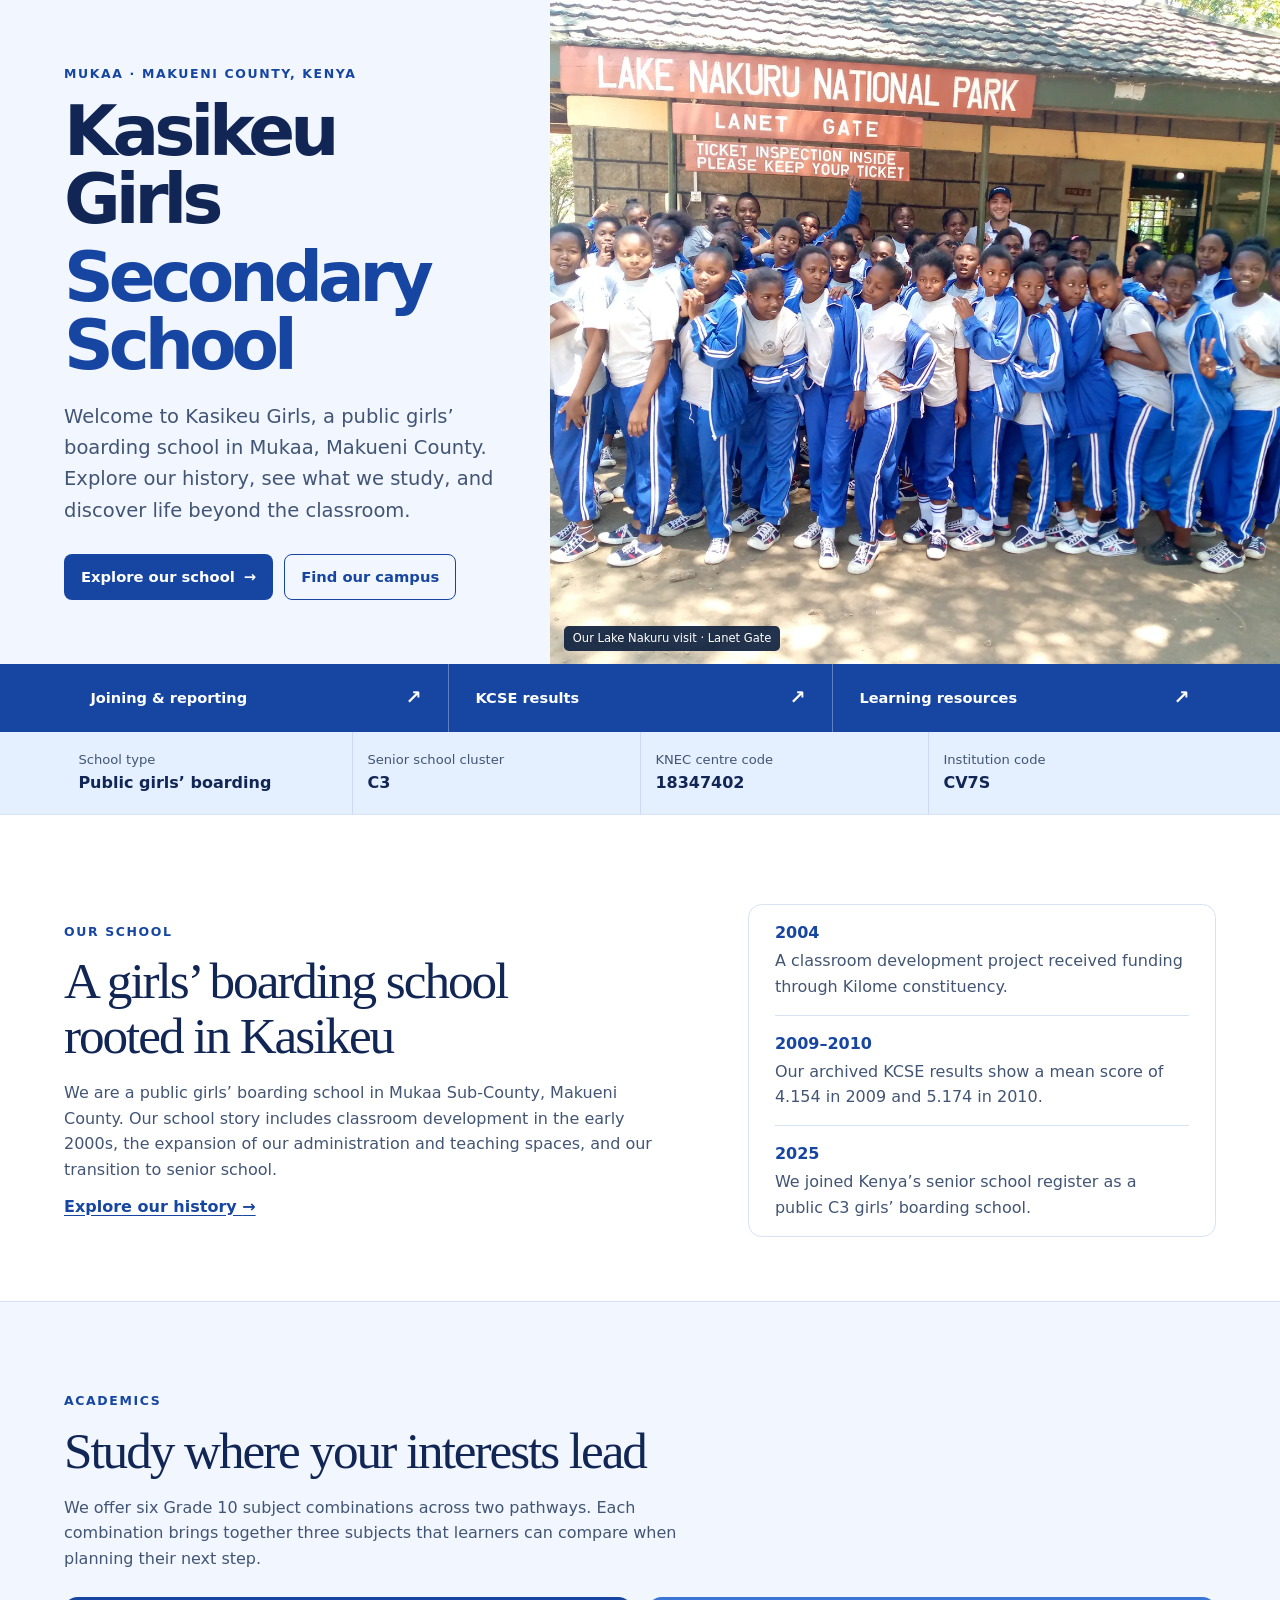
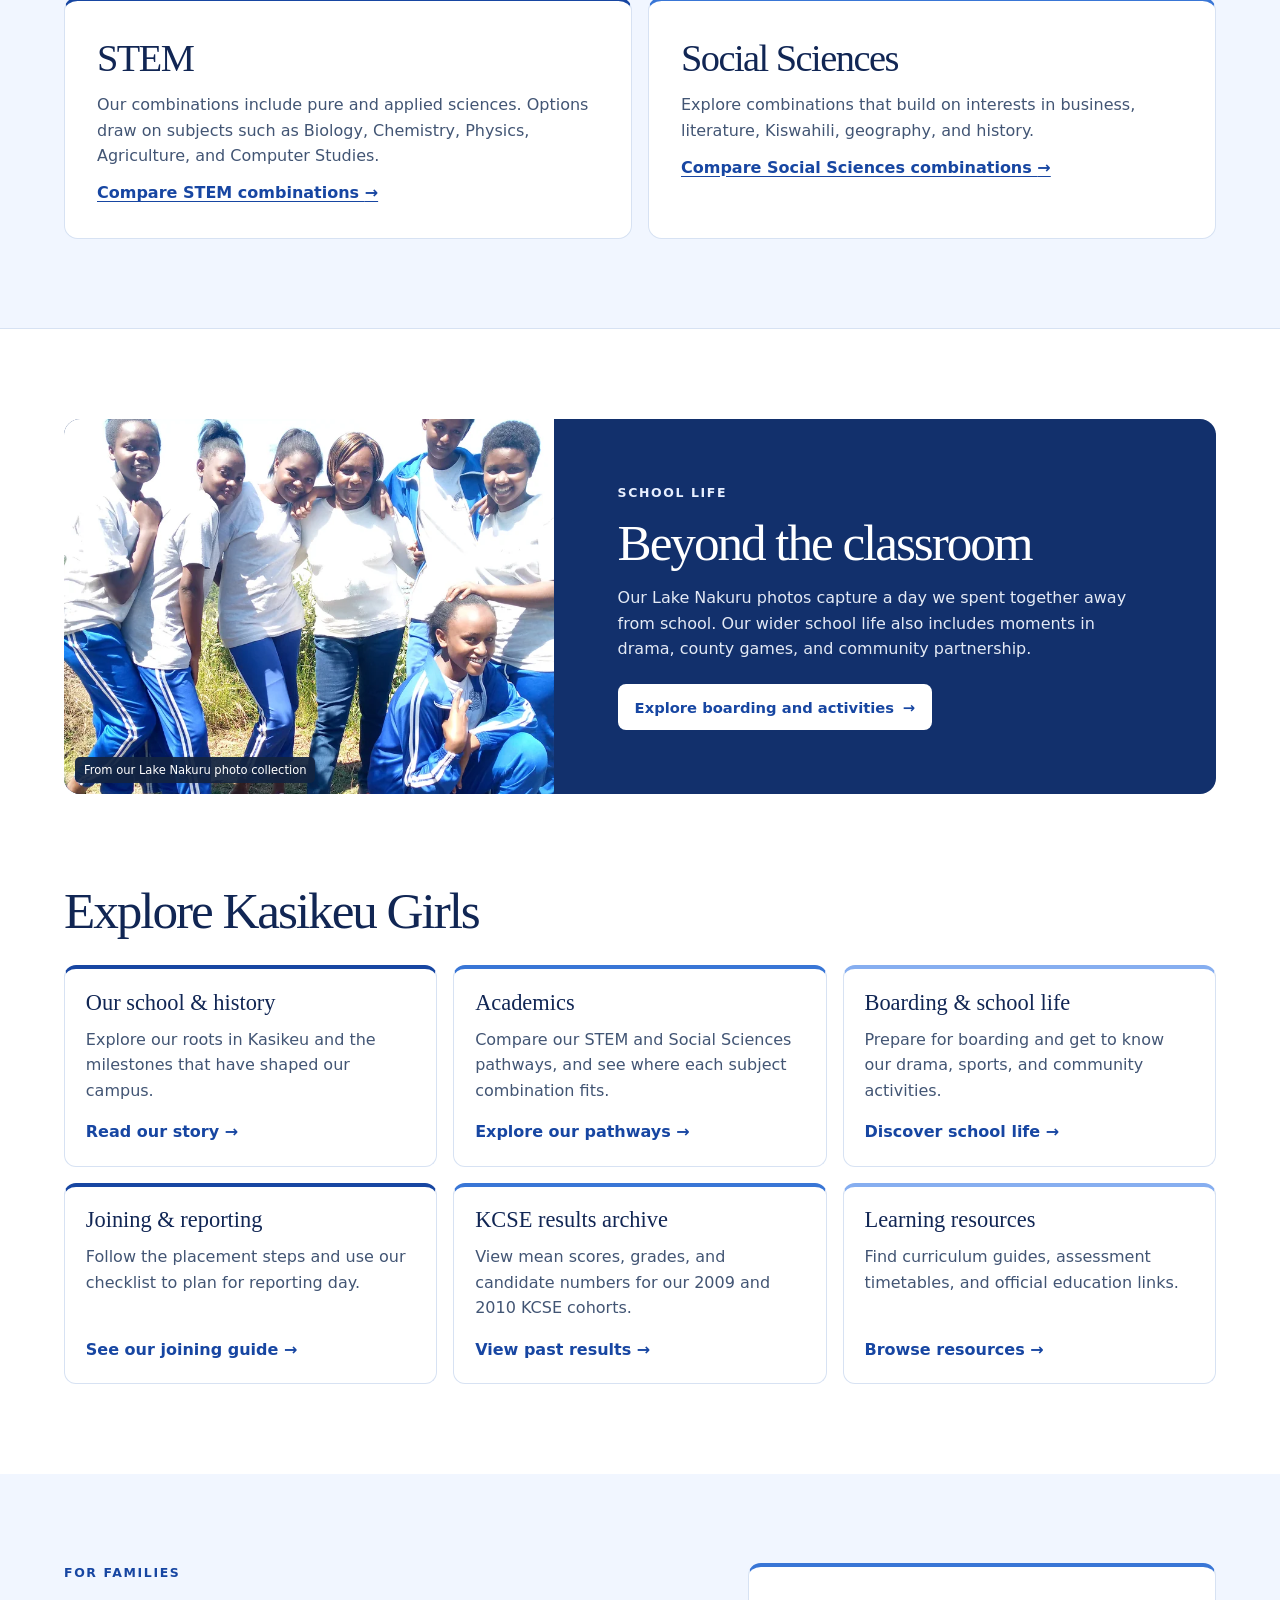
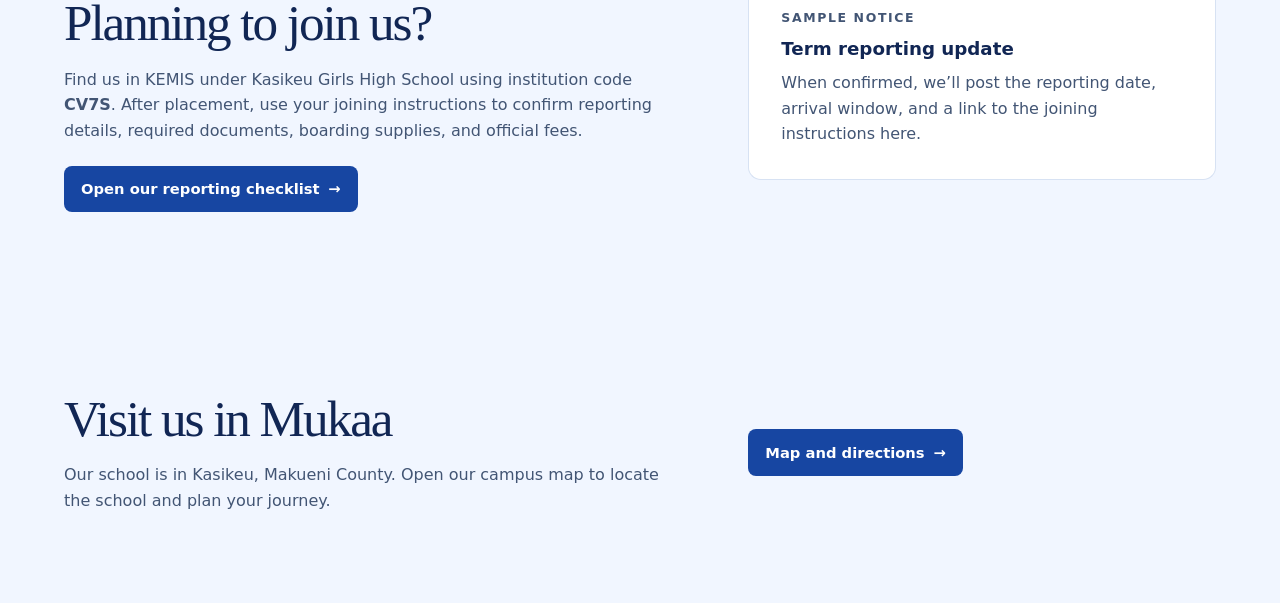
<file: index.html>
<!doctype html>
<html lang="en-KE">
<head>
  <meta charset="utf-8">
  <meta name="viewport" content="width=device-width, initial-scale=1">
  <meta name="description" content="Welcome to Kasikeu Girls Secondary School. Explore our history, academics, boarding, joining information, and campus in Mukaa, Makueni County.">
  <meta name="theme-color" content="#1746a2">
  <title>Home | Kasikeu Girls Secondary School</title>
  <link rel="icon" href="/favicon.ico" sizes="16x16 32x32 48x48">
  <link rel="stylesheet" href="styles.css">
  <script src="content.js" defer></script>
  <script src="site.js" defer></script>
</head>
<body>
  <a class="skip" href="#main">Skip to content</a>
  <!-- shared:header -->
  <main id="main" class="school-home">
    <section class="home-masthead" id="top" aria-labelledby="hero-title">
      <div class="home-spread">
        <div class="hero-copy">
          <p class="eyebrow" id="hero-location">Mukaa · Makueni County, Kenya</p>
          <h1 id="hero-title">Kasikeu Girls <em>Secondary School</em></h1>
          <p id="hero-subtitle" hidden></p>
          <p id="hero-description">Welcome to Kasikeu Girls, a public girls’ boarding school in Mukaa, Makueni County. Explore our history, see what we study, and discover life beyond the classroom.</p>
          <div class="actions">
            <a class="button button-primary" id="hero-admissions" href="/about">Explore our school <span aria-hidden="true">→</span></a>
            <a class="button home-secondary" id="hero-academics" href="/visit">Find our campus</a>
          </div>
        </div>
        <figure class="hero-visual">
          <img src="lake-nakuru-group.webp" alt="Kasikeu Girls group photo at Lanet Gate, Lake Nakuru National Park" width="1600" height="1200" fetchpriority="high">
          <figcaption>Our Lake Nakuru visit · Lanet Gate</figcaption>
        </figure>
      </div>
      <dl class="wrap extra-facts" id="hero-facts" hidden></dl>
    </section>
    <nav class="home-shortcuts" aria-label="Frequently used pages">
      <div class="wrap">
        <a href="/joining"><strong>Joining &amp; reporting</strong><span aria-hidden="true">↗</span></a>
        <a href="/academics#performance"><strong>KCSE results</strong><span aria-hidden="true">↗</span></a>
        <a href="/resources"><strong>Learning resources</strong><span aria-hidden="true">↗</span></a>
      </div>
    </nav>
    <div class="facts">
      <dl class="wrap facts-grid">
        <div><dt>School type</dt><dd>Public girls’ boarding</dd></div>
        <div><dt>Senior school cluster</dt><dd>C3</dd></div>
        <div><dt>KNEC centre code</dt><dd>18347402</dd></div>
        <div><dt>Institution code</dt><dd>CV7S</dd></div>
      </dl>
    </div>
    <section class="section wrap home-story" aria-labelledby="home-story-title">
      <div class="split">
        <div>
          <p class="eyebrow">Our school</p>
          <h2 id="home-story-title">A girls’ boarding school rooted in Kasikeu</h2>
          <p class="intro">We are a public girls’ boarding school in Mukaa Sub-County, Makueni County. Our school story includes classroom development in the early 2000s, the expansion of our administration and teaching spaces, and our transition to senior school.</p>
          <a class="text-link" href="/about">Explore our history <span aria-hidden="true">→</span></a>
        </div>
        <div class="home-milestones">
          <div><strong>2004</strong><p>A classroom development project received funding through Kilome constituency.</p></div>
          <div><strong>2009–2010</strong><p>Our archived KCSE results show a mean score of 4.154 in 2009 and 5.174 in 2010.</p></div>
          <div><strong>2025</strong><p>We joined Kenya’s senior school register as a public C3 girls’ boarding school.</p></div>
        </div>
      </div>
    </section>
    <section class="section tinted home-learning" aria-labelledby="home-learning-title">
      <div class="wrap">
        <p class="eyebrow">Academics</p>
        <h2 id="home-learning-title">Study where your interests lead</h2>
        <p class="intro">We offer six Grade 10 subject combinations across two pathways. Each combination brings together three subjects that learners can compare when planning their next step.</p>
        <div class="home-pathways">
          <article class="pathway">
            <h3>STEM</h3>
            <p class="pathway-description">Our combinations include pure and applied sciences. Options draw on subjects such as Biology, Chemistry, Physics, Agriculture, and Computer Studies.</p>
            <a class="text-link" href="/academics#academics">Compare STEM combinations <span aria-hidden="true">→</span></a>
          </article>
          <article class="pathway">
            <h3>Social Sciences</h3>
            <p class="pathway-description">Explore combinations that build on interests in business, literature, Kiswahili, geography, and history.</p>
            <a class="text-link" href="/academics#academics">Compare Social Sciences combinations <span aria-hidden="true">→</span></a>
          </article>
        </div>
      </div>
    </section>
    <section class="section wrap" aria-labelledby="trip-banner-title">
      <div class="trip-banner">
        <figure>
          <img src="lake-nakuru-students.webp" alt="Kasikeu Girls students together outdoors during the Lake Nakuru visit" width="810" height="1080" loading="lazy">
          <figcaption>From our Lake Nakuru photo collection</figcaption>
        </figure>
        <div>
          <p class="eyebrow">School life</p>
          <h2 id="trip-banner-title">Beyond the classroom</h2>
          <p>Our Lake Nakuru photos capture a day we spent together away from school. Our wider school life also includes moments in drama, county games, and community partnership.</p>
          <a class="button button-light" href="/school-life">Explore boarding and activities <span aria-hidden="true">→</span></a>
        </div>
      </div>
    </section>
    <section class="section wrap home-directory" aria-labelledby="directory-title">
      <h2 id="directory-title">Explore Kasikeu Girls</h2>
      <div class="directory-grid">
        <a class="directory-card" id="about" href="/about">
          <h3>Our school &amp; history</h3>
          <p>Explore our roots in Kasikeu and the milestones that have shaped our campus.</p>
          <span>Read our story <span aria-hidden="true">→</span></span>
        </a>
        <a class="directory-card" id="academics" href="/academics">
          <h3>Academics</h3>
          <p>Compare our STEM and Social Sciences pathways, and see where each subject combination fits.</p>
          <span>Explore our pathways <span aria-hidden="true">→</span></span>
        </a>
        <a class="directory-card" id="school-life" href="/school-life">
          <h3>Boarding &amp; school life</h3>
          <p>Prepare for boarding and get to know our drama, sports, and community activities.</p>
          <span>Discover school life <span aria-hidden="true">→</span></span>
        </a>
        <a class="directory-card" id="admissions" href="/joining">
          <h3>Joining &amp; reporting</h3>
          <p>Follow the placement steps and use our checklist to plan for reporting day.</p>
          <span>See our joining guide <span aria-hidden="true">→</span></span>
        </a>
        <a class="directory-card" id="performance" href="/academics#performance">
          <h3>KCSE results archive</h3>
          <p>View mean scores, grades, and candidate numbers for our 2009 and 2010 KCSE cohorts.</p>
          <span>View past results <span aria-hidden="true">→</span></span>
        </a>
        <a class="directory-card" id="families" href="/resources">
          <h3>Learning resources</h3>
          <p>Find curriculum guides, assessment timetables, and official education links.</p>
          <span>Browse resources <span aria-hidden="true">→</span></span>
        </a>
      </div>
    </section>
    <section class="section tinted" aria-labelledby="family-start-title">
      <div class="wrap split">
        <div>
          <p class="eyebrow">For families</p>
          <h2 id="family-start-title">Planning to join us?</h2>
          <p class="intro">Find us in KEMIS under Kasikeu Girls High School using institution code <strong>CV7S</strong>. After placement, use your joining instructions to confirm reporting details, required documents, boarding supplies, and official fees.</p>
          <a class="button button-primary" href="/joining#checklist">Open our reporting checklist <span aria-hidden="true">→</span></a>
        </div>
        <aside class="note" id="sample-school-notice">
          <p class="eyebrow">Sample notice</p>
          <h3>Term reporting update</h3>
          <p>When confirmed, we’ll post the reporting date, arrival window, and a link to the joining instructions here.</p>
        </aside>
      </div>
    </section>
    <div class="wrap section updates" id="school-updates" hidden></div>
    <section class="section tinted" id="contact" aria-labelledby="home-visit-title">
      <div class="wrap split about-layout">
        <div>
          <h2 id="home-visit-title">Visit us in Mukaa</h2>
          <p class="intro">Our school is in Kasikeu, Makueni County. Open our campus map to locate the school and plan your journey.</p>
        </div>
        <div><a class="button button-primary" href="/visit">Map and directions <span aria-hidden="true">→</span></a></div>
      </div>
    </section>
  </main>
  <!-- shared:footer -->
</body>
</html>
</file>
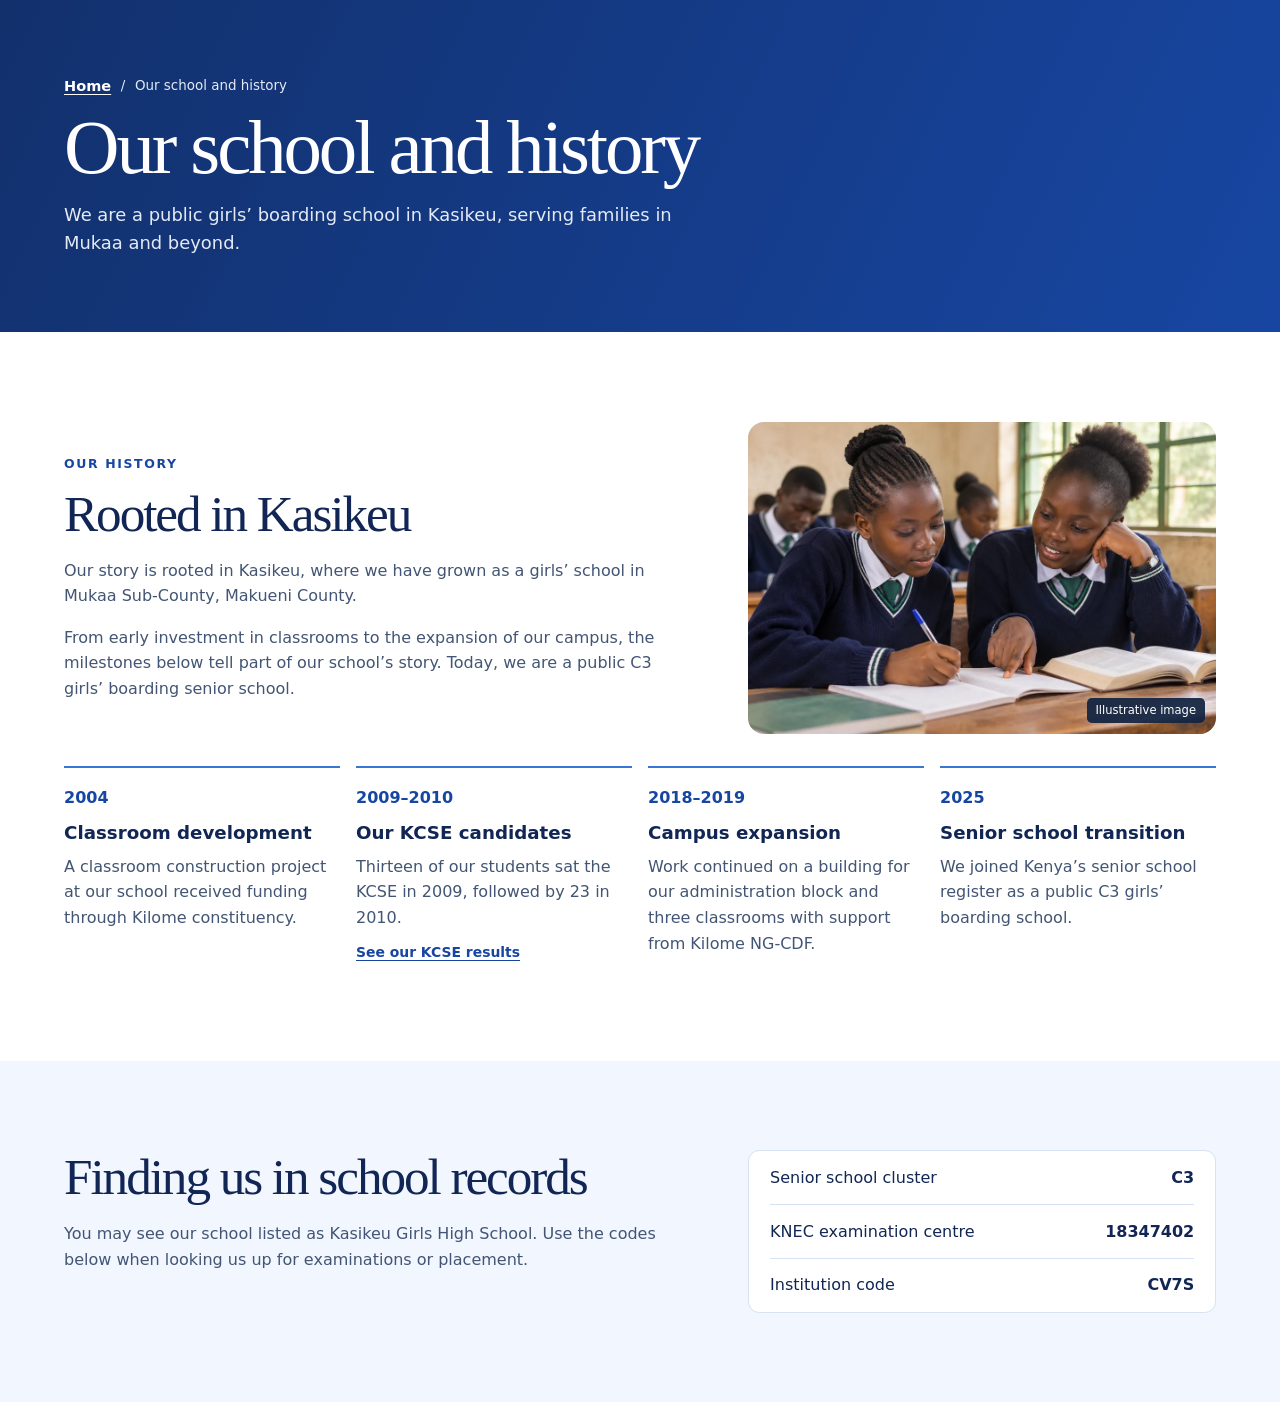
<file: about.html>
<!doctype html>
<html lang="en-KE">
<head>
  <meta charset="utf-8">
  <meta name="viewport" content="width=device-width, initial-scale=1">
  <meta name="description" content="Get to know Kasikeu Girls and the milestones that shaped our school in Mukaa, Makueni County.">
  <meta name="theme-color" content="#1746a2">
  <title>Our school and history | Kasikeu Girls Secondary School</title>
  <link rel="icon" href="/favicon.ico" sizes="16x16 32x32 48x48">
  <link rel="stylesheet" href="styles.css">
  <script src="content.js" defer></script>
  <script src="site.js" defer></script>
</head>
<body>
  <a class="skip" href="#main">Skip to content</a>
  <!-- shared:header -->
  <main id="main">
    <section class="page-banner">
      <div class="wrap">
        <nav class="breadcrumb" aria-label="Breadcrumb"><a href="/">Home</a><span aria-hidden="true">/</span><span aria-current="page">Our school and history</span></nav>
        <h1>Our school and history</h1>
        <p>We are a public girls’ boarding school in Kasikeu, serving families in Mukaa and beyond.</p>
      </div>
    </section>
<section class="section wrap" id="about" aria-labelledby="about-title">
      <div class="split about-layout">
        <div>
          <p class="eyebrow" id="about-label">Our history</p>
          <h2 id="about-title">Rooted in Kasikeu</h2>
          <p class="intro" id="about-description">Our story is rooted in Kasikeu, where we have grown as a girls’ school in Mukaa Sub-County, Makueni County.</p>
          <p class="intro">From early investment in classrooms to the expansion of our campus, the milestones below tell part of our school’s story. Today, we are a public C3 girls’ boarding senior school.</p>
        </div>
        <figure class="learning-image">
          <img src="school-learning.webp" alt="Illustrative scene of two learners working together at a classroom desk" width="1050" height="700" loading="lazy">
          <figcaption>Illustrative image</figcaption>
        </figure>
      </div>
      <ol class="milestones" aria-label="School history milestones">
        <li><time datetime="2004">2004</time><h3>Classroom development</h3><p>A classroom construction project at our school received funding through Kilome constituency.</p></li>
        <li><span class="year">2009–2010</span><h3>Our KCSE candidates</h3><p>Thirteen of our students sat the KCSE in 2009, followed by 23 in 2010.</p><a href="/academics#performance">See our KCSE results</a></li>
        <li><span class="year">2018–2019</span><h3>Campus expansion</h3><p>Work continued on a building for our administration block and three classrooms with support from Kilome NG-CDF.</p></li>
        <li><time datetime="2025">2025</time><h3>Senior school transition</h3><p>We joined Kenya’s senior school register as a public C3 girls’ boarding school.</p></li>
      </ol>
      <aside class="note school-mission" id="about-note" hidden>
        <h3 id="about-note-title">Our mission</h3>
        <p id="about-note-text"></p>
        <img id="about-photo" alt="Kasikeu Girls school grounds" loading="lazy" hidden>
      </aside>
      <dl class="extra-facts" id="about-facts" hidden></dl>
    </section>
    <section class="section tinted" aria-labelledby="identity-title">
      <div class="wrap split">
        <div><h2 id="identity-title">Finding us in school records</h2><p class="intro">You may see our school listed as Kasikeu Girls High School. Use the codes below when looking us up for examinations or placement.</p></div>
        <dl class="identity-list">
          <div><dt>Senior school cluster</dt><dd>C3</dd></div>
          <div><dt>KNEC examination centre</dt><dd>18347402</dd></div>
          <div><dt>Institution code</dt><dd>CV7S</dd></div>
        </dl>
      </div>
    </section>
    <div class="wrap section updates" id="school-team" hidden></div>
  </main>
  <!-- shared:footer -->
</body>
</html>
</file>
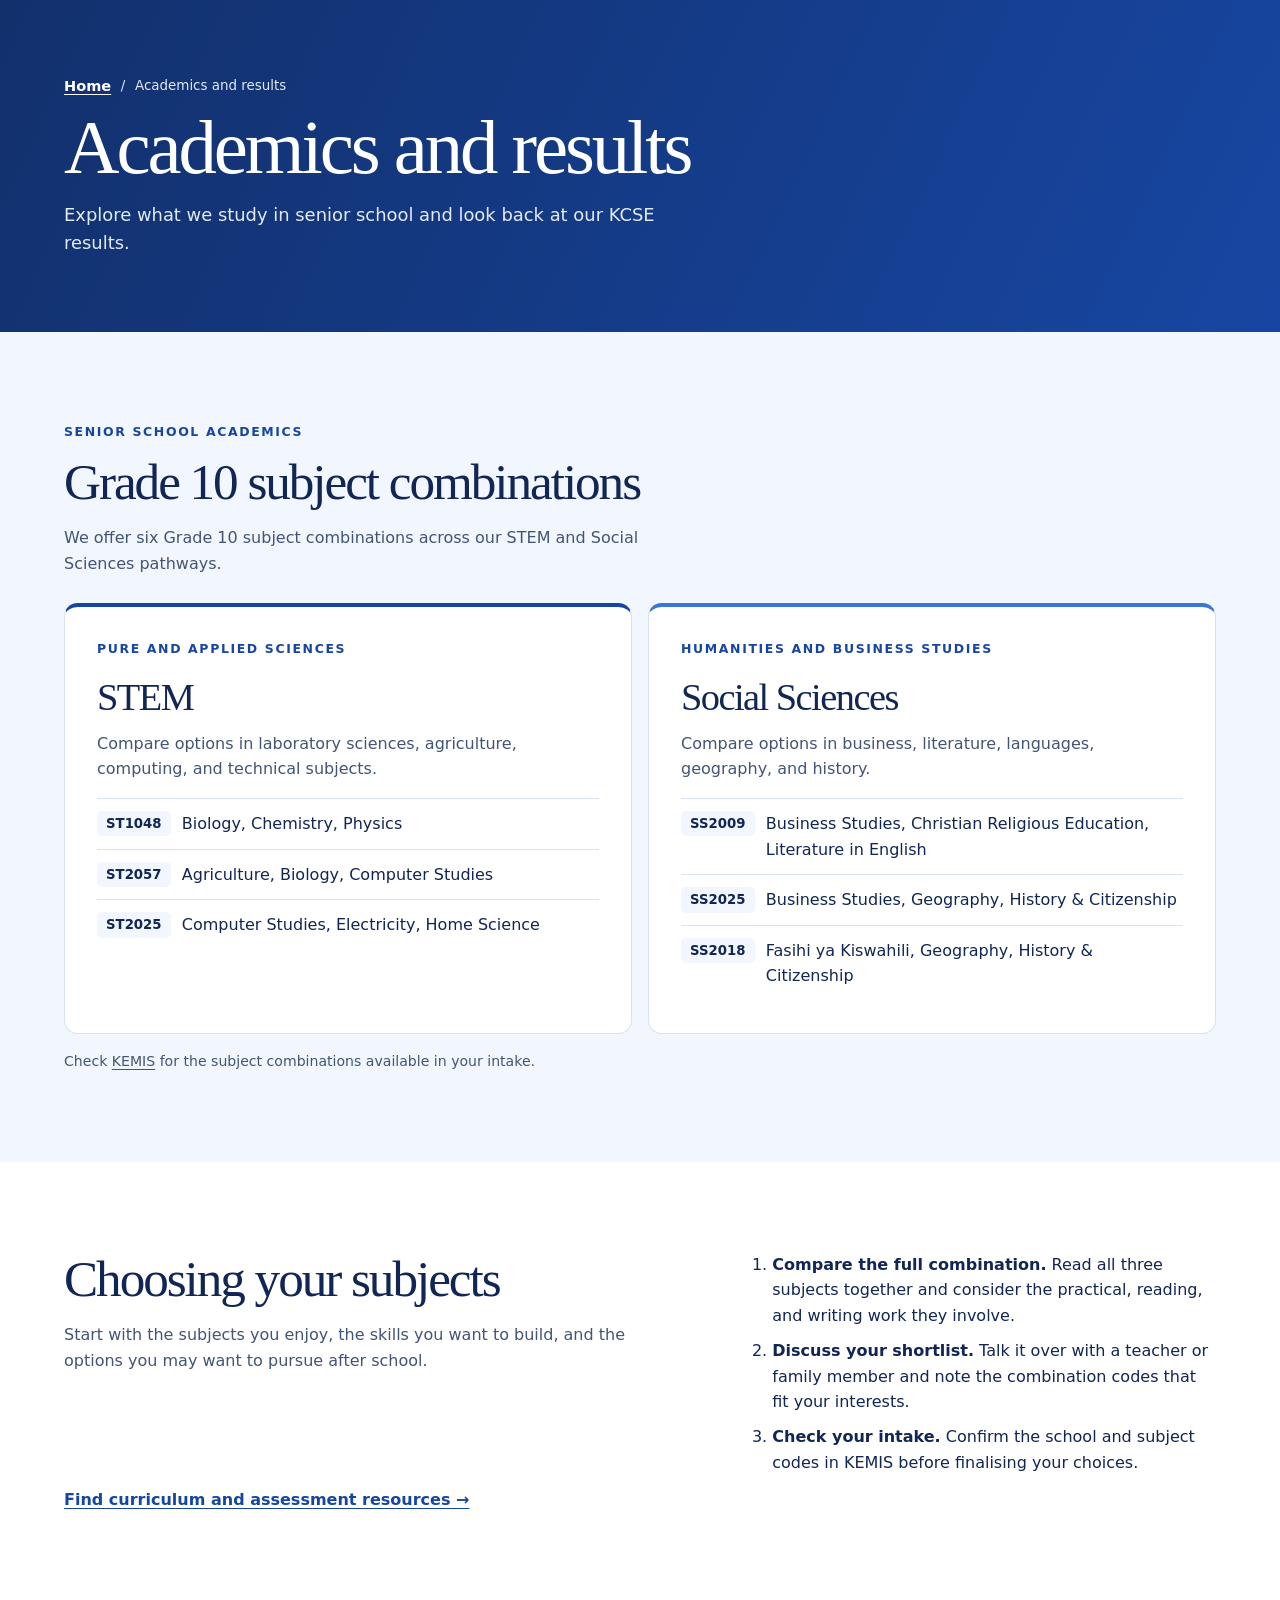
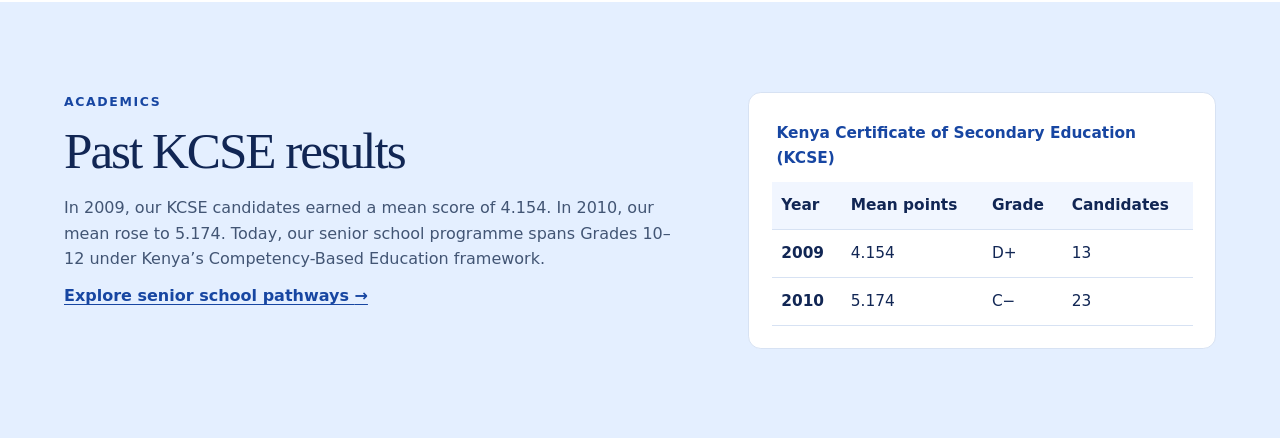
<file: academics.html>
<!doctype html>
<html lang="en-KE">
<head>
  <meta charset="utf-8">
  <meta name="viewport" content="width=device-width, initial-scale=1">
  <meta name="description" content="Compare our six senior school subject combinations and visit our KCSE results archive.">
  <meta name="theme-color" content="#1746a2">
  <title>Academics and results | Kasikeu Girls Secondary School</title>
  <link rel="icon" href="/favicon.ico" sizes="16x16 32x32 48x48">
  <link rel="stylesheet" href="styles.css">
  <script src="content.js" defer></script>
  <script src="site.js" defer></script>
</head>
<body>
  <a class="skip" href="#main">Skip to content</a>
  <!-- shared:header -->
  <main id="main">
    <section class="page-banner">
      <div class="wrap">
        <nav class="breadcrumb" aria-label="Breadcrumb"><a href="/">Home</a><span aria-hidden="true">/</span><span aria-current="page">Academics and results</span></nav>
        <h1>Academics and results</h1>
        <p>Explore what we study in senior school and look back at our KCSE results.</p>
      </div>
    </section>
<section class="section tinted" id="academics" aria-labelledby="academy-title">
      <div class="wrap">
          <p class="eyebrow" id="academy-label">Senior school academics</p>
        <h2 id="academy-title">Grade 10 subject combinations</h2>
        <p class="intro" id="academy-description">We offer six Grade 10 subject combinations across our STEM and Social Sciences pathways.</p>
        <div class="pathway-grid">
          <article class="pathway">
            <p class="eyebrow">Pure and applied sciences</p>
            <h3>STEM</h3>
          <p class="pathway-description">Compare options in laboratory sciences, agriculture, computing, and technical subjects.</p>
            <ul>
              <li><strong>ST1048</strong><span>Biology, Chemistry, Physics</span></li>
              <li><strong>ST2057</strong><span>Agriculture, Biology, Computer Studies</span></li>
              <li><strong>ST2025</strong><span>Computer Studies, Electricity, Home Science</span></li>
            </ul>
          </article>
          <article class="pathway">
            <p class="eyebrow">Humanities and business studies</p>
            <h3>Social Sciences</h3>
          <p class="pathway-description">Compare options in business, literature, languages, geography, and history.</p>
            <ul>
              <li><strong>SS2009</strong><span>Business Studies, Christian Religious Education, Literature in English</span></li>
              <li><strong>SS2025</strong><span>Business Studies, Geography, History &amp; Citizenship</span></li>
              <li><strong>SS2018</strong><span>Fasihi ya Kiswahili, Geography, History &amp; Citizenship</span></li>
            </ul>
          </article>
        </div>
        <p class="source-note">Check <a href="https://selection-and-placement.kemis.go.ke/">KEMIS</a> for the subject combinations available in your intake.</p>
        <div class="note results" id="school-results" hidden></div>
      </div>
    </section>
    <section class="section wrap" aria-labelledby="choose-title">
      <div class="split">
        <div><h2 id="choose-title">Choosing your subjects</h2><p class="intro">Start with the subjects you enjoy, the skills you want to build, and the options you may want to pursue after school.</p></div>
        <ol class="guide-list">
          <li><strong>Compare the full combination.</strong> Read all three subjects together and consider the practical, reading, and writing work they involve.</li>
          <li><strong>Discuss your shortlist.</strong> Talk it over with a teacher or family member and note the combination codes that fit your interests.</li>
          <li><strong>Check your intake.</strong> Confirm the school and subject codes in KEMIS before finalising your choices.</li>
        </ol>
      </div>
      <a class="text-link" href="/resources">Find curriculum and assessment resources <span aria-hidden="true">→</span></a>
    </section>
<section class="section performance" id="performance" aria-labelledby="performance-title">
      <div class="wrap split">
        <div>
          <p class="eyebrow">Academics</p>
          <h2 id="performance-title">Past KCSE results</h2>
          <p class="intro">In 2009, our KCSE candidates earned a mean score of 4.154. In 2010, our mean rose to 5.174. Today, our senior school programme spans Grades 10–12 under Kenya’s Competency-Based Education framework.</p>
          <a class="text-link" href="#academics">Explore senior school pathways <span aria-hidden="true">→</span></a>
        </div>
        <div class="record-panel">
          <table>
            <caption>Kenya Certificate of Secondary Education (KCSE)</caption>
            <thead><tr><th scope="col">Year</th><th scope="col">Mean points</th><th scope="col">Grade</th><th scope="col">Candidates</th></tr></thead>
            <tbody>
              <tr><th scope="row">2009</th><td>4.154</td><td>D+</td><td>13</td></tr>
              <tr><th scope="row">2010</th><td>5.174</td><td>C−</td><td>23</td></tr>
            </tbody>
          </table>
        </div>
      </div>
    </section>  </main>
  <!-- shared:footer -->
</body>
</html>
</file>
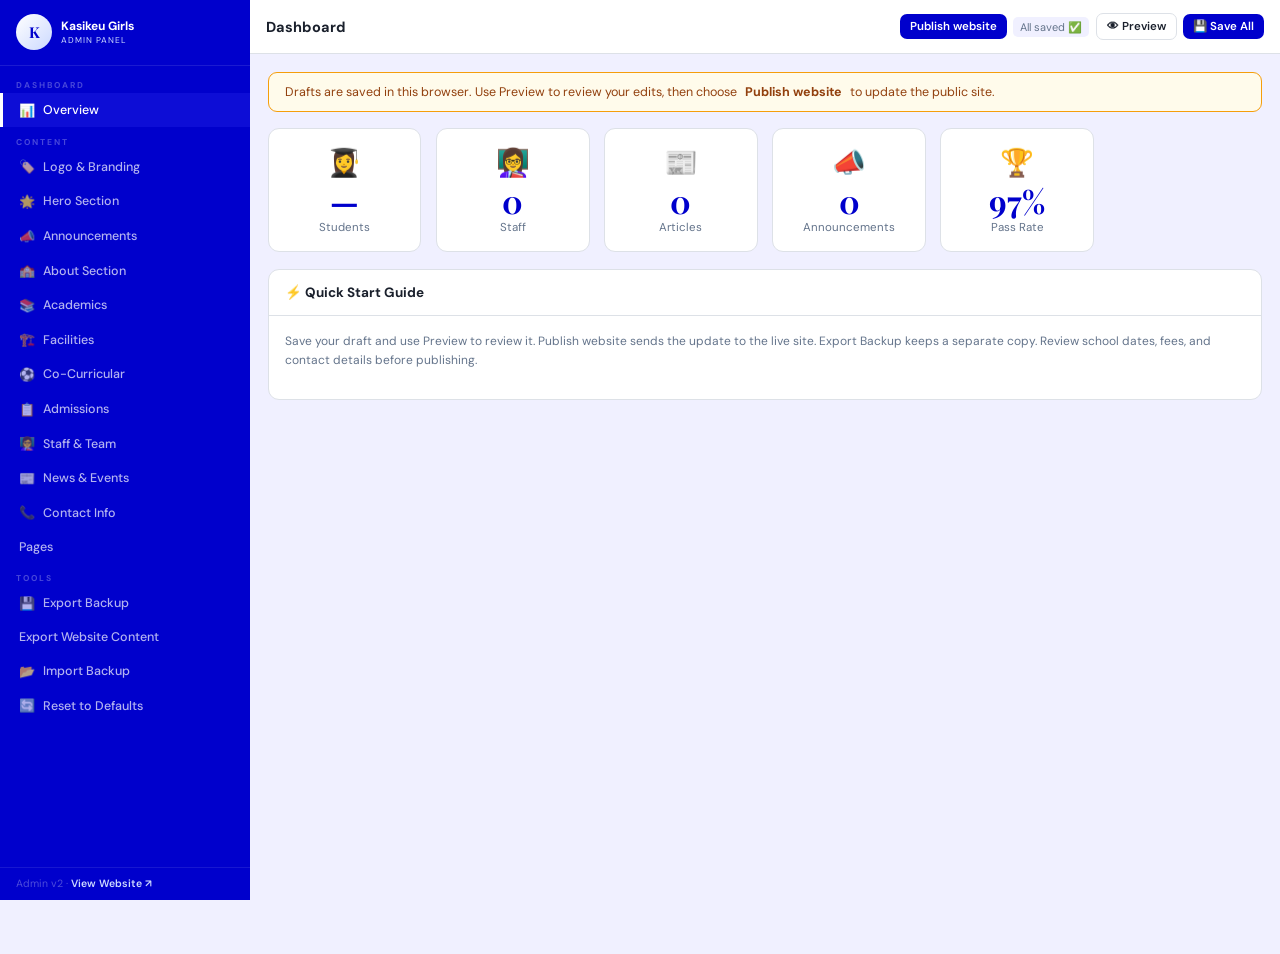
<file: admin.html>
<!DOCTYPE html>
<html lang="en">
<head>
<meta charset="UTF-8"/>
<meta name="viewport" content="width=device-width,initial-scale=1.0"/>
<title>Admin — Kasikeu Girls School</title>
<link href="https://fonts.googleapis.com/css2?family=DM+Sans:wght@400;500;600;700&family=Playfair+Display:wght@700&display=swap" rel="stylesheet"/>
<style>
:root{
  --g:#0000CC;--g2:#2222FF;--g3:#4444FF;
  --gold:#ffffff;--gold2:#ccd9ff;--goldp:#e6eeff;
  --bg:#f0f0ff;--white:#fff;--red:#e53e3e;
  --bdr:#dde1e7;--txt:#1a202c;--muted:#64748b;
  --SB:250px;--TB:54px;
}
*,*::before,*::after{margin:0;padding:0;box-sizing:border-box;}
body{font-family:'DM Sans',sans-serif;background:var(--bg);color:var(--txt);font-size:14px;min-height:100vh;}
a{text-decoration:none;color:inherit;}
input,textarea,select,button{font-family:inherit;font-size:13.5px;}
button{cursor:pointer;}
img{display:block;max-width:100%;}

/* ─ SIDEBAR ─ */
#SB{
  width:var(--SB);background:var(--g);color:#fff;
  position:fixed;top:0;left:0;bottom:0;z-index:500;
  display:flex;flex-direction:column;overflow-y:auto;
  transition:transform .26s ease;
  will-change:transform;
}
.sb-brand{padding:.9rem 1rem;border-bottom:1px solid rgba(255,255,255,.1);display:flex;align-items:center;gap:9px;flex-shrink:0;}
.sb-ball{width:36px;height:36px;background:linear-gradient(135deg,var(--gold),var(--gold2));border-radius:50%;display:flex;align-items:center;justify-content:center;font-family:'Playfair Display',serif;font-size:15px;font-weight:700;color:var(--g);flex-shrink:0;}
.sb-nm{font-size:12px;font-weight:700;color:#fff;line-height:1.3;}
.sb-sm{font-size:8.5px;color:var(--gold2);text-transform:uppercase;letter-spacing:1px;}
.sb-nav{padding:.3rem 0;flex:1;}
.sb-hd{font-size:8.5px;text-transform:uppercase;letter-spacing:2px;color:rgba(255,255,255,.28);padding:.6rem 1rem .1rem;font-weight:700;}
.sb-btn{display:flex;align-items:center;gap:8px;padding:.55rem 1rem;color:rgba(255,255,255,.7);font-size:12.5px;font-weight:500;border:none;background:none;width:100%;text-align:left;border-left:3px solid transparent;white-space:nowrap;transition:all .14s;}
.sb-btn:hover{color:#fff;background:rgba(255,255,255,.06);}
.sb-btn.on{color:#fff;background:rgba(68,68,255,.2);border-left-color:var(--gold);}
.sb-btn .ic{width:16px;text-align:center;font-size:13px;flex-shrink:0;}
.sb-ft{padding:.6rem 1rem;border-top:1px solid rgba(255,255,255,.09);font-size:10.5px;color:rgba(255,255,255,.3);flex-shrink:0;}
.sb-ft a{color:var(--gold2);font-weight:600;}

/* ─ TOPBAR ─ */
#TB{
  position:fixed;top:0;left:var(--SB);right:0;height:var(--TB);
  background:var(--white);border-bottom:1px solid var(--bdr);
  display:flex;align-items:center;justify-content:space-between;
  padding:0 1rem;z-index:400;gap:.5rem;
}
.tb-l{display:flex;align-items:center;gap:.5rem;}
#HAM{
  display:none;/* desktop: hidden */
  flex-direction:column;gap:4px;
  border:none;background:none;padding:5px 6px;border-radius:6px;
}
#HAM span{width:19px;height:2px;background:var(--txt);border-radius:2px;display:block;transition:.22s;}
#HAM.open span:nth-child(1){transform:translateY(6px) rotate(45deg);}
#HAM.open span:nth-child(2){opacity:0;}
#HAM.open span:nth-child(3){transform:translateY(-6px) rotate(-45deg);}
#PTITLE{font-weight:700;font-size:14.5px;color:var(--txt);}
.tb-r{display:flex;align-items:center;gap:.4rem;flex-shrink:0;}
#SS{font-size:11px;color:var(--muted);background:var(--bg);padding:3px 7px;border-radius:5px;white-space:nowrap;}

/* ─ OVERLAY ─ */
#OV{display:none;position:fixed;inset:0;background:rgba(0,0,0,.42);z-index:499;}
#OV.on{display:block;}

/* ─ MAIN ─ */
#MAIN{margin-left:var(--SB);margin-top:var(--TB);padding:1.1rem;min-height:calc(100vh - var(--TB));}

/* ─ PANELS ─ */
.panel{display:none;}
.panel.on{display:block;}

/* ─ CARDS ─ */
.card{background:var(--white);border-radius:11px;border:1px solid var(--bdr);margin-bottom:1.1rem;overflow:hidden;}
.card-hd{padding:.85rem 1rem;border-bottom:1px solid var(--bdr);display:flex;align-items:center;justify-content:space-between;gap:.5rem;flex-wrap:wrap;}
.card-hd h3{font-size:13.5px;font-weight:700;display:flex;align-items:center;gap:7px;}
.card-bd{padding:1rem;}
.hint{font-size:12px;color:var(--muted);margin-bottom:.8rem;line-height:1.6;}

/* ─ BUTTONS ─ */
.btn{display:inline-flex;align-items:center;gap:5px;padding:7px 14px;border-radius:7px;font-size:12.5px;font-weight:600;border:none;cursor:pointer;transition:.15s;white-space:nowrap;}
.btn-g{background:var(--g);color:#fff;} .btn-g:hover{background:var(--g2);}
.btn-gold{background:var(--gold);color:var(--g);} .btn-gold:hover{background:var(--gold2);}
.btn-out{background:transparent;border:1.5px solid var(--bdr);color:var(--txt);} .btn-out:hover{border-color:var(--g);color:var(--g);}
.btn-red{background:var(--red);color:#fff;} .btn-red:hover{opacity:.85;}
.btn-sm{padding:5px 10px;font-size:11.5px;}

/* ─ FORM ─ */
.fg{margin-bottom:.8rem;}
.fg label{display:block;font-size:11px;font-weight:700;color:var(--muted);text-transform:uppercase;letter-spacing:.6px;margin-bottom:.28rem;}
.fg input,.fg textarea,.fg select{
  width:100%;padding:9px 11px;border:1.5px solid var(--bdr);border-radius:7px;
  color:var(--txt);background:var(--white);outline:none;transition:.18s;
}
.fg input:focus,.fg textarea:focus,.fg select:focus{border-color:var(--g3);box-shadow:0 0 0 3px rgba(68,68,255,.1);}
.fg textarea{resize:vertical;min-height:72px;}
.r2{display:grid;grid-template-columns:1fr 1fr;gap:.7rem;}
.r3{display:grid;grid-template-columns:1fr 1fr 1fr;gap:.6rem;}

/* ─ PHOTO UPLOAD ─ */
.upzone{position:relative;border:2px dashed var(--bdr);border-radius:9px;padding:1.1rem;text-align:center;cursor:pointer;background:#fafafa;transition:.18s;}
.upzone:hover{border-color:var(--g3);background:#f0faf4;}
.upzone input[type=file]{position:absolute;inset:0;opacity:0;cursor:pointer;width:100%;height:100%;}
.upzone .uico{font-size:1.9rem;margin-bottom:.3rem;}
.upzone p{font-size:11.5px;color:var(--muted);margin-top:2px;}
.upzone strong{font-size:12.5px;color:var(--g);}
.prev-img{margin-top:.5rem;width:100%;max-height:180px;object-fit:cover;border-radius:8px;border:1px solid var(--bdr);}
.prev-sm{width:72px;height:72px;border-radius:50%;object-fit:cover;border:3px solid var(--goldp);margin-top:.4rem;}
.prev-logo{height:52px;object-fit:contain;border-radius:6px;border:1px solid var(--bdr);max-width:180px;margin-top:.4rem;}

/* ─ DASH ─ */
.dash-grid{display:grid;grid-template-columns:repeat(auto-fill,minmax(140px,1fr));gap:.9rem;margin-bottom:1.1rem;}
.dc{background:var(--white);border:1px solid var(--bdr);border-radius:11px;padding:1rem;text-align:center;}
.dc .dv{font-family:'Playfair Display',serif;font-size:2rem;font-weight:700;color:var(--g);line-height:1;}
.dc .dl{font-size:11.5px;color:var(--muted);margin-top:3px;}
.dc .di{font-size:1.7rem;margin-bottom:.3rem;}

/* ─ INLINE LIST EDITOR ─ */
.list-row{display:grid;gap:.5rem;align-items:start;margin-bottom:.55rem;background:var(--bg);border-radius:8px;padding:.6rem;}
.list-row input,.list-row textarea{padding:7px 9px;border:1.5px solid var(--bdr);border-radius:6px;width:100%;background:var(--white);color:var(--txt);}
.list-row textarea{min-height:52px;resize:vertical;}
.row-actions{display:flex;gap:.3rem;justify-content:flex-end;margin-top:.3rem;}

/* ─ STAFF GRID ─ */
.staff-grid{display:grid;grid-template-columns:repeat(auto-fill,minmax(160px,1fr));gap:.8rem;}
.sc{background:var(--bg);border:1px solid var(--bdr);border-radius:10px;padding:.8rem;text-align:center;position:relative;}
.sc-del{position:absolute;top:.4rem;right:.4rem;width:22px;height:22px;background:var(--red);color:#fff;border:none;border-radius:5px;cursor:pointer;font-size:11px;display:flex;align-items:center;justify-content:center;}
.sc-photo{width:64px;height:64px;border-radius:50%;border:3px solid var(--goldp);object-fit:cover;margin:0 auto .5rem;display:flex;align-items:center;justify-content:center;font-size:1.8rem;background:var(--g);}
.sc-photo img{width:100%;height:100%;border-radius:50%;object-fit:cover;}
.sc h4{font-size:12.5px;font-weight:700;margin-bottom:2px;}
.sc .role{font-size:10.5px;color:var(--g3);text-transform:uppercase;letter-spacing:.5px;font-weight:600;margin-bottom:2px;}
.sc .subj{font-size:11px;color:var(--muted);}
.sc-actions{margin-top:.5rem;}
.photo-label{display:inline-flex;align-items:center;gap:4px;font-size:11.5px;font-weight:600;color:var(--g);border:1.5px solid var(--g);border-radius:6px;padding:4px 8px;cursor:pointer;}
.photo-label input{display:none;}

/* ─ MODAL ─ */
.modal-wrap{display:none;position:fixed;inset:0;background:rgba(0,0,0,.48);z-index:600;align-items:center;justify-content:center;padding:1rem;}
.modal-wrap.on{display:flex;}
.modal{background:var(--white);border-radius:14px;padding:1.3rem;width:100%;max-width:440px;max-height:92vh;overflow-y:auto;}
.modal-hd{display:flex;justify-content:space-between;align-items:center;margin-bottom:1rem;}
.modal-hd h3{font-size:15px;font-weight:700;}
.mc{width:26px;height:26px;background:var(--bg);border:none;border-radius:6px;cursor:pointer;font-size:14px;}

/* ─ TOAST ─ */
#TOAST{
  position:fixed;bottom:1.2rem;right:1.2rem;
  background:var(--g);color:#fff;
  padding:.7rem 1.1rem;border-radius:9px;font-size:13px;font-weight:500;
  z-index:9999;display:flex;align-items:center;gap:.4rem;
  transform:translateY(80px);opacity:0;
  transition:all .28s;pointer-events:none;max-width:280px;
}
#TOAST.on{transform:translateY(0);opacity:1;}

/* ─ WARNING BANNER ─ */
.warn{background:#fffbeb;border:1px solid #f59e0b;border-radius:9px;padding:.7rem 1rem;font-size:12.5px;color:#92400e;margin-bottom:1rem;display:flex;gap:.5rem;align-items:flex-start;}

/* ─ RESPONSIVE ─ */
@media(max-width:860px){
  #SB{transform:translateX(-100%);}
  #SB.on{transform:translateX(0);}
  #TB{left:0;}
  #MAIN{margin-left:0;}
  #HAM{display:flex !important;}
  .r2,.r3{grid-template-columns:1fr !important;}
  .dash-grid{grid-template-columns:1fr 1fr 1fr;}
}
@media(max-width:480px){
  #MAIN{padding:.7rem;}
  .dash-grid{grid-template-columns:1fr 1fr;}
  .staff-grid{grid-template-columns:repeat(auto-fill,minmax(140px,1fr));}
}
#publish-dialog{width:min(30rem,calc(100% - 2rem));padding:1.5rem;border:1px solid var(--bdr);border-radius:12px;background:var(--card,#fff);color:var(--txt,#132143)}
#publish-dialog::backdrop{background:#10204099}
#publish-dialog h2{margin:0 0 .6rem}
#publish-dialog p{margin:.6rem 0 .9rem}
#publish-dialog label{display:block;font-weight:600;margin-bottom:.25rem}
#publish-token{width:100%}
.publish-actions{display:flex;gap:.5rem;justify-content:flex-end}
#publish-status{padding:.7rem 1rem;background:#eaf1ff;color:#173771;font-size:.9rem}
</style>
</head>
<body>

<!-- OVERLAY (mobile sidebar close) -->
<div id="OV" onclick="closeSB()"></div>

<!-- SIDEBAR -->
<aside id="SB">
  <div class="sb-brand">
    <div class="sb-ball" id="SB_LOGO">K</div>
    <div><div class="sb-nm" id="SB_NAME">Kasikeu Girls</div><div class="sb-sm">Admin Panel</div></div>
  </div>
  <nav class="sb-nav">
    <div class="sb-hd">Dashboard</div>
    <button class="sb-btn on" onclick="go('dashboard',this)"><span class="ic">📊</span>Overview</button>
    <div class="sb-hd">Content</div>
    <button class="sb-btn" onclick="go('logo',this)"><span class="ic">🏷️</span>Logo &amp; Branding</button>
    <button class="sb-btn" onclick="go('hero',this)"><span class="ic">🌟</span>Hero Section</button>
    <button class="sb-btn" onclick="go('ann',this)"><span class="ic">📣</span>Announcements</button>
    <button class="sb-btn" onclick="go('about',this)"><span class="ic">🏫</span>About Section</button>
    <button class="sb-btn" onclick="go('acad',this)"><span class="ic">📚</span>Academics</button>
    <button class="sb-btn" onclick="go('fac',this)"><span class="ic">🏗️</span>Facilities</button>
    <button class="sb-btn" onclick="go('co',this)"><span class="ic">⚽</span>Co-Curricular</button>
    <button class="sb-btn" onclick="go('adm',this)"><span class="ic">📋</span>Admissions</button>
    <button class="sb-btn" onclick="go('staff',this)"><span class="ic">👩‍🏫</span>Staff &amp; Team</button>
    <button class="sb-btn" onclick="go('news',this)"><span class="ic">📰</span>News &amp; Events</button>
    <button class="sb-btn" onclick="go('contact',this)"><span class="ic">📞</span>Contact Info</button>
    <button class="sb-btn" onclick="go('pages',this)">Pages</button>
    <div class="sb-hd">Tools</div>
    <button class="sb-btn" onclick="exportData()"><span class="ic">💾</span>Export Backup</button>
    <button class="sb-btn" onclick="exportData(true)">Export Website Content</button>
    <button class="sb-btn" onclick="importClick()"><span class="ic">📂</span>Import Backup</button>
    <button class="sb-btn" onclick="resetData()"><span class="ic">🔄</span>Reset to Defaults</button>
  </nav>
  <div class="sb-ft">
    <div>Admin v2 · <a href="/?preview=1" target="_blank" rel="noopener">View Website ↗</a></div>
  </div>
</aside>
<input type="file" id="importFile" accept=".json" style="display:none" onchange="doImport(event)"/>

<!-- TOPBAR -->
<div id="TB">
  <div class="tb-l">
    <button id="HAM" onclick="toggleSB()"><span></span><span></span><span></span></button>
    <span id="PTITLE">Dashboard</span>
  </div>
  <div class="tb-r">
    <button class="btn btn-g btn-sm" type="button" id="open-publish" disabled>Publish website</button>
    <span id="SS">All saved ✅</span>
    <button class="btn btn-out btn-sm" onclick="saveAll(); window.open('/?preview=1','_blank','noopener')">👁 Preview</button>
    <button class="btn btn-g btn-sm" onclick="saveAll()">💾 Save All</button>
  </div>
</div>

<!-- TOAST -->
<div id="TOAST"></div>

<dialog id="publish-dialog" aria-labelledby="publish-title">
  <form id="publish-form" method="dialog">
    <h2 id="publish-title">Publish to the school website</h2>
    <p>Publishes your current edits to every visitor after Vercel deploys them.</p>
    <label for="publish-token">GitHub publishing token</label>
    <input id="publish-token" type="password" autocomplete="off" spellcheck="false" required>
    <p class="hint">Use a fine-grained token for this repository with Contents read and write access. It is sent only to GitHub for this action.</p>
    <div class="publish-actions">
      <button type="button" id="publish-cancel" class="btn btn-out">Cancel</button>
      <button type="submit" id="publish-submit" class="btn btn-g">Publish now</button>
    </div>
  </form>
</dialog>
<div id="publish-status" role="status" aria-live="polite" hidden></div>

<!-- MAIN -->
<main id="MAIN">
<div class="panel" id="panel-pages">
  <div class="card">
    <div class="card-hd"><h3>Pages</h3><div><button class="btn btn-out btn-sm" type="button" onclick="previewEditedPage()">Preview page</button>
    <button class="btn btn-g btn-sm" type="button" onclick="savePageEditor(); persist(); toast('Page draft saved');">Save page draft</button></div></div>
    <div class="card-bd">
      <div class="fg"><label for="cms-page">Choose a page</label><select id="cms-page" onchange="switchPageEditor()"></select></div>
      <div class="fg"><label for="cms-heading">Page heading</label><input id="cms-heading" type="text" placeholder="Use the built-in heading"></div>
      <div class="fg"><label for="cms-intro">Page introduction</label><textarea id="cms-intro" placeholder="Use the built-in introduction"></textarea></div>
      <div class="card-hd"><h3>Additional sections</h3><button class="btn btn-out btn-sm" type="button" onclick="appendPageSection()">Add section</button></div>
      <div id="cms-sections"></div>
    </div>
  </div>
</div>

<!-- ══ DASHBOARD ══ -->
<div class="panel on" id="panel-dashboard">
  <div class="warn">Drafts are saved in this browser. Use Preview to review your edits, then choose <strong>Publish website</strong> to update the public site.</div>
  <div class="dash-grid">
        <div class="dc"><div class="di">👩‍🎓</div><div class="dv" id="d_students">—</div><div class="dl">Students</div></div>
    <div class="dc"><div class="di">👩‍🏫</div><div class="dv" id="d_staff">8</div><div class="dl">Staff</div></div>
    <div class="dc"><div class="di">📰</div><div class="dv" id="d_news">3</div><div class="dl">Articles</div></div>
    <div class="dc"><div class="di">📣</div><div class="dv" id="d_ann">3</div><div class="dl">Announcements</div></div>
    <div class="dc"><div class="di">🏆</div><div class="dv">97%</div><div class="dl">Pass Rate</div></div>
  </div>
  <div class="card">
    <div class="card-hd"><h3>⚡ Quick Start Guide</h3></div>
    <div class="card-bd">
      <p class="hint">Save your draft and use Preview to review it. Publish website sends the update to the live site. Export Backup keeps a separate copy. Review school dates, fees, and contact details before publishing.</p>
    </div>
  </div>
</div>

<!-- ══ LOGO ══ -->
<div class="panel" id="panel-logo">
  <div class="card">
    <div class="card-hd"><h3>🏷️ Logo &amp; Branding</h3><button class="btn btn-g btn-sm" onclick="save('logo')">💾 Save</button></div>
    <div class="card-bd">
      <div class="r2">
        <div class="fg"><label>School Name (navigation)</label><input id="logo_name" type="text"/></div>
        <div class="fg"><label>Tagline (navigation)</label><input id="logo_tag" type="text"/></div>
      </div>
      <div class="fg"><label>Logo Letter (shown if no image uploaded)</label><input id="logo_letter" type="text" maxlength="3" style="max-width:80px"/></div>
      <div class="fg">
        <label>Upload Logo Image (transparent PNG recommended)</label>
        <div class="upzone">
          <input type="file" accept="image/*" onchange="uploadImg(event,'logo_img','lprev','lrm',200,200)"/>
          <div class="uico">🖼️</div><strong>Click or drag logo here</strong><p>PNG, JPG, SVG · kept small automatically</p>
        </div>
        <img id="lprev" class="prev-logo" style="display:none"/>
        <button id="lrm" class="btn btn-red btn-sm" style="display:none;margin-top:.4rem" onclick="clearImg('logo_img','lprev','lrm')">✕ Remove</button>
      </div>
      <hr style="border:none;border-top:1px solid var(--bdr);margin:1rem 0"/>
      <div class="r2">
        <div class="fg"><label>Footer School Name</label><input id="logo_fname" type="text"/></div>
        <div class="fg"><label>Footer Subtitle</label><input id="logo_fsub" type="text"/></div>
      </div>
      <div class="fg"><label>Footer Description</label><textarea id="logo_fdesc"></textarea></div>
      <div class="fg"><label>Copyright Line</label><input id="logo_copy" type="text"/></div>
    </div>
  </div>
</div>

<!-- ══ HERO ══ -->
<div class="panel" id="panel-hero">
  <div class="card">
    <div class="card-hd"><h3>🌟 Hero Section</h3><button class="btn btn-g btn-sm" onclick="save('hero')">💾 Save</button></div>
    <div class="card-bd">
      <div class="fg"><label>Badge (small pill text at top)</label><input id="hero_badge" type="text"/></div>
      <div class="fg"><label>Main Title — wrap a word in *asterisks* to highlight it in gold</label><input id="hero_title" type="text"/></div>
      <div class="fg"><label>Subtitle</label><input id="hero_sub" type="text"/></div>
      <div class="fg"><label>Description paragraph</label><textarea id="hero_desc"></textarea></div>
      <div class="r2">
        <div class="fg"><label>Primary Button</label><input id="hero_btn1" type="text"/></div>
        <div class="fg"><label>Secondary Button</label><input id="hero_btn2" type="text"/></div>
      </div>
      <p style="font-size:11px;font-weight:700;color:var(--muted);text-transform:uppercase;letter-spacing:.8px;margin-bottom:.5rem">Statistics</p>
      <div class="r2">
        <div class="fg"><label>Stat 1 — Number</label><input id="hero_s1n" type="text"/></div>
        <div class="fg"><label>Stat 1 — Label</label><input id="hero_s1l" type="text"/></div>
        <div class="fg"><label>Stat 2 — Number</label><input id="hero_s2n" type="text"/></div>
        <div class="fg"><label>Stat 2 — Label</label><input id="hero_s2l" type="text"/></div>
        <div class="fg"><label>Stat 3 — Number</label><input id="hero_s3n" type="text"/></div>
        <div class="fg"><label>Stat 3 — Label</label><input id="hero_s3l" type="text"/></div>
        <div class="fg"><label>Stat 4 — Number</label><input id="hero_s4n" type="text"/></div>
        <div class="fg"><label>Stat 4 — Label</label><input id="hero_s4l" type="text"/></div>
      </div>
      <div class="fg">
        <label>Background Photo (optional wide image)</label>
        <div class="upzone">
          <input type="file" accept="image/*" onchange="uploadImg(event,'hero_bg','hprev','hrm',1200,700)"/>
          <div class="uico">🌄</div><strong>Upload Background Image</strong><p>Wide/landscape photo · auto-compressed</p>
        </div>
        <img id="hprev" class="prev-img" style="display:none"/>
        <button id="hrm" class="btn btn-red btn-sm" style="display:none;margin-top:.4rem" onclick="clearImg('hero_bg','hprev','hrm')">✕ Remove</button>
      </div>
    </div>
  </div>
</div>

<!-- ══ ANNOUNCEMENTS ══ -->
<div class="panel" id="panel-ann">
  <div class="card">
    <div class="card-hd">
      <h3>📣 Announcements (shown in Hero)</h3>
      <div style="display:flex;gap:.4rem">
        <button class="btn btn-gold btn-sm" onclick="addAnn()">+ Add</button>
        <button class="btn btn-g btn-sm" onclick="saveAnns()">💾 Save</button>
      </div>
    </div>
    <div class="card-bd">
      <p class="hint">These announcements appear in the hero section of the website. Add 2–4 for best results.</p>
      <div id="annEd"></div>
    </div>
  </div>
</div>

<!-- ══ ABOUT ══ -->
<div class="panel" id="panel-about">
  <div class="card">
    <div class="card-hd"><h3>🏫 About Section</h3><button class="btn btn-g btn-sm" onclick="save('about')">💾 Save</button></div>
    <div class="card-bd">
      <div class="r2">
        <div class="fg"><label>Section Label</label><input id="about_lbl" type="text"/></div>
        <div class="fg"><label>Title (use *word* for italic)</label><input id="about_title" type="text"/></div>
      </div>
      <div class="fg"><label>Main Description</label><textarea id="about_desc"></textarea></div>
      <div class="fg"><label>Mission Statement</label><textarea id="about_mission"></textarea></div>
      <div class="fg"><label>Second Paragraph</label><textarea id="about_desc2"></textarea></div>
      <p style="font-size:11px;font-weight:700;color:var(--muted);text-transform:uppercase;letter-spacing:.8px;margin-bottom:.5rem">Stat Badges</p>
      <div class="r2">
        <div class="fg"><label>Badge 1 Number</label><input id="about_b1n" type="text"/></div>
        <div class="fg"><label>Badge 1 Label</label><input id="about_b1l" type="text"/></div>
        <div class="fg"><label>Badge 2 Number</label><input id="about_b2n" type="text"/></div>
        <div class="fg"><label>Badge 2 Label</label><input id="about_b2l" type="text"/></div>
        <div class="fg"><label>Badge 3 Number</label><input id="about_b3n" type="text"/></div>
        <div class="fg"><label>Badge 3 Label</label><input id="about_b3l" type="text"/></div>
        <div class="fg"><label>Badge 4 Number</label><input id="about_b4n" type="text"/></div>
        <div class="fg"><label>Badge 4 Label</label><input id="about_b4l" type="text"/></div>
      </div>
      <div class="fg">
        <label>School / Campus Photo</label>
        <div class="upzone">
          <input type="file" accept="image/*" onchange="uploadImg(event,'about_photo','aprev','arm',900,700)"/>
          <div class="uico">📷</div><strong>Upload School Photo</strong><p>Building, gate or campus · auto-compressed</p>
        </div>
        <img id="aprev" class="prev-img" style="display:none"/>
        <button id="arm" class="btn btn-red btn-sm" style="display:none;margin-top:.4rem" onclick="clearImg('about_photo','aprev','arm')">✕ Remove</button>
      </div>
    </div>
  </div>
</div>

<!-- ══ ACADEMICS ══ -->
<div class="panel" id="panel-acad">
  <div class="card">
    <div class="card-hd"><h3>📚 Academics Section</h3><button class="btn btn-g btn-sm" onclick="save('acad')">💾 Save</button></div>
    <div class="card-bd">
      <div class="r2">
        <div class="fg"><label>Section Label</label><input id="acad_lbl" type="text"/></div>
        <div class="fg"><label>Title</label><input id="acad_title" type="text"/></div>
      </div>
      <div class="fg"><label>Description</label><textarea id="acad_desc"></textarea></div>
      <hr style="border:none;border-top:1px solid var(--bdr);margin:1rem 0"/>
      <p style="font-size:11px;font-weight:700;color:var(--muted);text-transform:uppercase;letter-spacing:.8px;margin-bottom:.5rem">KCSE Results Banner</p>
      <div class="r2">
        <div class="fg"><label>Banner Title</label><input id="acad_rt" type="text"/></div>
        <div class="fg"><label>Banner Description</label><input id="acad_rd" type="text"/></div>
        <div class="fg"><label>Stat 1 Value</label><input id="acad_r1n" type="text"/></div>
        <div class="fg"><label>Stat 1 Label</label><input id="acad_r1l" type="text"/></div>
        <div class="fg"><label>Stat 2 Value</label><input id="acad_r2n" type="text"/></div>
        <div class="fg"><label>Stat 2 Label</label><input id="acad_r2l" type="text"/></div>
        <div class="fg"><label>Stat 3 Value</label><input id="acad_r3n" type="text"/></div>
        <div class="fg"><label>Stat 3 Label</label><input id="acad_r3l" type="text"/></div>
        <div class="fg"><label>Stat 4 Value</label><input id="acad_r4n" type="text"/></div>
        <div class="fg"><label>Stat 4 Label</label><input id="acad_r4l" type="text"/></div>
      </div>
    </div>
  </div>
</div>

<!-- ══ FACILITIES ══ -->
<div class="panel" id="panel-fac">
  <div class="card">
    <div class="card-hd">
      <h3>🏗️ Facilities</h3>
      <div style="display:flex;gap:.4rem">
        <button class="btn btn-gold btn-sm" onclick="addFac()">+ Add</button>
        <button class="btn btn-g btn-sm" onclick="saveFacs()">💾 Save</button>
      </div>
    </div>
    <div class="card-bd">
      <div class="r2">
        <div class="fg"><label>Section Label</label><input id="fac_lbl" type="text"/></div>
        <div class="fg"><label>Title</label><input id="fac_title" type="text"/></div>
      </div>
      <div class="fg"><label>Description</label><textarea id="fac_desc"></textarea></div>
      <hr style="border:none;border-top:1px solid var(--bdr);margin:1rem 0"/>
      <p class="hint">For each facility: enter an emoji, then the name, then the description.</p>
      <div id="facEd"></div>
    </div>
  </div>
</div>

<!-- ══ CO-CURRICULAR ══ -->
<div class="panel" id="panel-co">
  <div class="card">
    <div class="card-hd">
      <h3>⚽ Co-Curricular Activities</h3>
      <div style="display:flex;gap:.4rem">
        <button class="btn btn-gold btn-sm" onclick="addClub()">+ Add</button>
        <button class="btn btn-g btn-sm" onclick="saveClubs()">💾 Save</button>
      </div>
    </div>
    <div class="card-bd">
      <div class="r2">
        <div class="fg"><label>Section Label</label><input id="co_lbl" type="text"/></div>
        <div class="fg"><label>Title</label><input id="co_title" type="text"/></div>
      </div>
      <div class="fg"><label>Description</label><textarea id="co_desc"></textarea></div>
      <hr style="border:none;border-top:1px solid var(--bdr);margin:1rem 0"/>
      <div id="coEd"></div>
    </div>
  </div>
</div>

<!-- ══ ADMISSIONS ══ -->
<div class="panel" id="panel-adm">
  <div class="card">
    <div class="card-hd"><h3>📋 Admissions</h3><button class="btn btn-g btn-sm" onclick="save('adm')">💾 Save</button></div>
    <div class="card-bd">
      <div class="r2">
        <div class="fg"><label>Section Label</label><input id="adm_lbl" type="text"/></div>
        <div class="fg"><label>Title</label><input id="adm_title" type="text"/></div>
      </div>
      <div class="fg"><label>Description</label><textarea id="adm_desc"></textarea></div>
      <hr style="border:none;border-top:1px solid var(--bdr);margin:1rem 0"/>
      <p style="font-size:11px;font-weight:700;color:var(--muted);text-transform:uppercase;letter-spacing:.8px;margin-bottom:.5rem">Fees Structure</p>
      <div class="r2">
        <div class="fg"><label>Tuition Fees</label><input id="adm_f1" type="text"/></div>
        <div class="fg"><label>Boarding Fees</label><input id="adm_f2" type="text"/></div>
        <div class="fg"><label>Activity Levy</label><input id="adm_f3" type="text"/></div>
        <div class="fg"><label>Admission Fee</label><input id="adm_f4" type="text"/></div>
        <div class="fg"><label>Uniform &amp; Books</label><input id="adm_f5" type="text"/></div>
      </div>
      <hr style="border:none;border-top:1px solid var(--bdr);margin:1rem 0"/>
      <p style="font-size:11px;font-weight:700;color:var(--muted);text-transform:uppercase;letter-spacing:.8px;margin-bottom:.5rem">Key Dates</p>
      <div class="r2">
        <div class="fg"><label>Applications Open</label><input id="adm_d1" type="text"/></div>
        <div class="fg"><label>Deadline</label><input id="adm_d2" type="text"/></div>
        <div class="fg"><label>Interviews</label><input id="adm_d3" type="text"/></div>
        <div class="fg"><label>Results</label><input id="adm_d4" type="text"/></div>
        <div class="fg"><label>Reporting Date</label><input id="adm_d5" type="text"/></div>
      </div>
    </div>
  </div>
</div>

<!-- ══ STAFF ══ -->
<div class="panel" id="panel-staff">
  <div class="card">
    <div class="card-hd">
      <h3>👩‍🏫 Staff &amp; Team</h3>
      <div style="display:flex;gap:.4rem">
        <button class="btn btn-gold btn-sm" onclick="openAddStaff()">+ Add Member</button>
        <button class="btn btn-g btn-sm" onclick="save('staff')">💾 Save</button>
      </div>
    </div>
    <div class="card-bd">
      <div class="r2">
        <div class="fg"><label>Section Label</label><input id="staff_lbl" type="text"/></div>
        <div class="fg"><label>Title</label><input id="staff_title" type="text"/></div>
      </div>
      <div class="fg"><label>Description</label><textarea id="staff_desc"></textarea></div>
      <hr style="border:none;border-top:1px solid var(--bdr);margin:1rem 0"/>
      <div class="staff-grid" id="staffGrid"></div>
    </div>
  </div>
</div>

<!-- ══ NEWS ══ -->
<div class="panel" id="panel-news">
  <div class="card">
    <div class="card-hd">
      <h3>📰 News &amp; Events</h3>
      <div style="display:flex;gap:.4rem">
        <button class="btn btn-gold btn-sm" onclick="openAddNews()">+ Add Article</button>
        <button class="btn btn-g btn-sm" onclick="saveNews()">💾 Save</button>
      </div>
    </div>
    <div class="card-bd">
      <div class="r2">
        <div class="fg"><label>Section Label</label><input id="news_lbl" type="text"/></div>
        <div class="fg"><label>Title</label><input id="news_title" type="text"/></div>
      </div>
      <hr style="border:none;border-top:1px solid var(--bdr);margin:1rem 0"/>
      <p style="font-size:11px;font-weight:700;color:var(--muted);text-transform:uppercase;letter-spacing:.8px;margin-bottom:.5rem">News Articles</p>
      <div id="newsGrid"></div>
      <hr style="border:none;border-top:1px solid var(--bdr);margin:1rem 0"/>
      <div style="display:flex;align-items:center;justify-content:space-between;margin-bottom:.6rem;flex-wrap:wrap;gap:.4rem">
        <p style="font-size:11px;font-weight:700;color:var(--muted);text-transform:uppercase;letter-spacing:.8px;">Upcoming Events</p>
        <button class="btn btn-out btn-sm" onclick="addEvent()">+ Add Event</button>
      </div>
      <div id="evEd"></div>
    </div>
  </div>
</div>

<!-- ══ CONTACT ══ -->
<div class="panel" id="panel-contact">
  <div class="card">
    <div class="card-hd"><h3>📞 Contact Info</h3><button class="btn btn-g btn-sm" onclick="save('contact')">💾 Save</button></div>
    <div class="card-bd">
      <div class="r2">
        <div class="fg"><label>Section Label</label><input id="con_lbl" type="text"/></div>
        <div class="fg"><label>Title</label><input id="con_title" type="text"/></div>
      </div>
      <div class="fg"><label>Description</label><textarea id="con_desc"></textarea></div>
      <div class="fg"><label>Address (line breaks allowed)</label><textarea id="con_addr" style="min-height:80px"></textarea></div>
      <div class="r2">
        <div class="fg"><label>Phone 1 (Principal)</label><input id="con_p1" type="text"/></div>
        <div class="fg"><label>Phone 2 (Admissions)</label><input id="con_p2" type="text"/></div>
        <div class="fg"><label>Email 1 (General)</label><input id="con_e1" type="text"/></div>
        <div class="fg"><label>Email 2 (Admissions)</label><input id="con_e2" type="text"/></div>
        <div class="fg"><label>Office Hours Weekdays</label><input id="con_h1" type="text"/></div>
        <div class="fg"><label>Office Hours Saturday</label><input id="con_h2" type="text"/></div>
      </div>
      <p style="font-size:11px;font-weight:700;color:var(--muted);text-transform:uppercase;letter-spacing:.8px;margin-bottom:.5rem">Social Media URLs</p>
      <div class="r2">
        <div class="fg"><label>Facebook</label><input id="con_fb" type="text" placeholder="https://facebook.com/..."/></div>
        <div class="fg"><label>Twitter / X</label><input id="con_tw" type="text" placeholder="https://x.com/..."/></div>
        <div class="fg"><label>WhatsApp</label><input id="con_wa" type="text" placeholder="https://wa.me/254..."/></div>
        <div class="fg"><label>YouTube</label><input id="con_yt" type="text" placeholder="https://youtube.com/..."/></div>
      </div>
    </div>
  </div>
</div>

</main><!-- /MAIN -->

<!-- MODAL: Add Staff -->
<div class="modal-wrap" id="staffModal">
  <div class="modal">
    <div class="modal-hd"><h3 id="staff-modal-title">Add staff member</h3><button class="mc" onclick="closeModal('staffModal')">✕</button></div>
    <div class="fg"><label for="m_name">Full name</label><input id="m_name" type="text"/></div>
    <div class="fg"><label for="m_tier">Staff group</label><select id="m_tier"></select></div>
    <div class="fg"><label for="m_role">Role or job title</label><input id="m_role" type="text" placeholder="e.g. Head of Mathematics"/></div>
    <div class="fg"><label for="m_department">Department</label><input id="m_department" type="text" placeholder="e.g. Mathematics"/></div>
    <div class="fg"><label for="m_subj">Subject or qualifications</label><input id="m_subj" type="text"/></div>
    <div class="fg"><label>Emoji (shown if no photo)</label><input id="m_emoji" type="text" value="👩‍🏫" maxlength="4" style="max-width:80px"/></div>
    <div class="fg">
      <label>Photo</label>
      <div class="upzone" style="padding:.8rem">
        <input type="file" accept="image/*" onchange="previewNewStaff(event)"/>
        <div class="uico">📷</div><strong>Upload Photo</strong><p>Passport-style · auto-compressed</p>
      </div>
      <div style="text-align:center;margin-top:.4rem">
        <img id="m_prev" class="prev-sm" alt="" style="display:none"/>
        <button type="button" class="btn btn-out btn-sm" onclick="clearStaffPhoto()">Clear photo</button>
      </div>
    </div>
    <div style="display:flex;gap:.4rem;margin-top:.5rem">
      <button id="staff-modal-save" class="btn btn-g" style="flex:1" onclick="confirmAddStaff()">Add staff member</button>
      <button class="btn btn-out" onclick="closeModal('staffModal')">Cancel</button>
    </div>
  </div>
</div>

<!-- MODAL: Add News -->
<div class="modal-wrap" id="newsModal">
  <div class="modal">
    <div class="modal-hd"><h3>Add News Article</h3><button class="mc" onclick="closeModal('newsModal')">✕</button></div>
    <div class="r2">
      <div class="fg"><label>Category / Tag</label><input id="mn_tag" type="text" placeholder="Achievement"/></div>
      <div class="fg"><label>Emoji Icon</label><input id="mn_emoji" type="text" value="📰" maxlength="4" style="max-width:80px"/></div>
    </div>
    <div class="fg"><label>Headline</label><input id="mn_title" type="text" placeholder="Article headline..."/></div>
    <div class="fg"><label>Body Text</label><textarea id="mn_body" placeholder="Article content..."></textarea></div>
    <div class="fg"><label>Date</label><input id="mn_date" type="text" placeholder="March 15, 2025"/></div>
    <div style="display:flex;gap:.4rem;margin-top:.5rem">
      <button class="btn btn-g" style="flex:1" onclick="confirmAddNews()">Add Article</button>
      <button class="btn btn-out" onclick="closeModal('newsModal')">Cancel</button>
    </div>
  </div>
</div>

<script src="content.js"></script>
<script>
const KEY = SCHOOL_STORAGE_KEY;
const DEF = SCHOOL_DEFAULTS;
let D = {};
let _newPhoto = null;
let editingStaffIndex = null;
let staffPhotoRequest = 0;
let editablePage = 'index';

/* ── HELPERS ── */
const $  = id => document.getElementById(id);
const gv = id => { const e=$(id); return e?e.value:''; };
const sv = (id,val) => { const e=$(id); if(e) e.value = val == null ? '' : String(val); };
const esc = s => String(s||'').replace(/&/g,'&amp;').replace(/</g,'&lt;').replace(/>/g,'&gt;').replace(/"/g,'&quot;').replace(/'/g,'&#39;');

/* ── TOAST ── */
function toast(msg, ok=true){
  const t=$('TOAST');
  t.textContent = (ok?'✅ ':'❌ ')+msg;
  t.style.background = ok ? '#0000CC' : '#e53e3e';
  t.classList.add('on');
  clearTimeout(t._t);
  t._t = setTimeout(()=>t.classList.remove('on'), 2800);
}

/* ── PERSIST ── */
function persist(){
  try {
    localStorage.setItem(KEY, JSON.stringify(D));
    $('SS').textContent = '✅ Saved';
  } catch(e){
    // Quota exceeded: strip images and retry
    const slim = JSON.parse(JSON.stringify(D));
    slim.logo_img = null; slim.hero_bg = null; slim.about_photo = null;
    if(slim.staff && slim.staff.members) slim.staff.members.forEach(m=>m.photo=null);
    for (const page of Object.values(slim.pages)) page.sections.forEach(section => section.image = '');
    try { localStorage.setItem(KEY, JSON.stringify(slim)); $('SS').textContent='⚠️ Saved (no images)'; } catch(e2){}
    toast('Storage full — images removed. Use Export to back them up.', false);
  }
}

/* ── IMAGE COMPRESSION ── */
function compressImg(file, maxW, maxH, q){
  return new Promise((resolve, reject) => {
    if(!file){ reject('No file'); return; }
    if(!file.type.startsWith('image/')){ reject('Not an image file'); return; }
    const reader = new FileReader();
    reader.onerror = ()=>reject('Could not read file');
    reader.onload = e => {
      const img = new Image();
      img.onerror = ()=>reject('Could not decode image');
      img.onload = ()=>{
        try{
          const w0=img.naturalWidth||img.width, h0=img.naturalHeight||img.height;
          if(!w0||!h0){ reject('Image has no dimensions'); return; }
          const sc = Math.min(maxW/w0, maxH/h0, 1);
          const cw=Math.max(1,Math.round(w0*sc)), ch=Math.max(1,Math.round(h0*sc));
          const cv = document.createElement('canvas');
          cv.width=cw; cv.height=ch;
          cv.getContext('2d').drawImage(img,0,0,cw,ch);
          let out = cv.toDataURL('image/jpeg', q||0.72);
          // Shrink further if > 600KB base64
          if(out.length > 820000) out = cv.toDataURL('image/jpeg', 0.45);
          if(out.length > 820000){
            const c2=document.createElement('canvas');
            c2.width=Math.round(cw/2); c2.height=Math.round(ch/2);
            c2.getContext('2d').drawImage(cv,0,0,c2.width,c2.height);
            out = c2.toDataURL('image/jpeg',0.5);
          }
          resolve(out);
        } catch(err){ reject('Canvas error: '+err.message); }
      };
      img.src=e.target.result;
    };
    reader.readAsDataURL(file);
  });
}

async function uploadImg(event, dataKey, prevId, rmId, maxW, maxH){
  const file = event.target.files && event.target.files[0];
  event.target.value=''; // allow re-selection
  if(!file) return;
  toast('Processing image…', true);
  try{
    const data = await compressImg(file, maxW, maxH, 0.74);
    D[dataKey] = data;
    persist();
    const p=$(prevId); if(p){p.src=data;p.style.display='block';}
    const r=$(rmId); if(r) r.style.display='inline-flex';
    toast('Image uploaded ✓');
  } catch(err){
    toast('Image error: '+err, false);
  }
}

function clearImg(dataKey, prevId, rmId){
  D[dataKey]=null; persist();
  const p=$(prevId); if(p){p.src='';p.style.display='none';}
  const r=$(rmId); if(r) r.style.display='none';
  toast('Image removed');
}

function showImg(data, prevId, rmId){
  if(!data) return;
  const p=$(prevId); if(p){p.src=data;p.style.display='block';}
  const r=$(rmId); if(r) r.style.display='inline-flex';
}

/* ── SIDEBAR ── */
function toggleSB(){
  const open=$('SB').classList.toggle('on');
  $('HAM').classList.toggle('open',open);
  $('OV').classList.toggle('on',open);
}
function closeSB(){
  $('SB').classList.remove('on');
  $('HAM').classList.remove('open');
  $('OV').classList.remove('on');
}

/* ── PANEL NAV ── */
const PTITLES={pages:'Pages',dashboard:'Dashboard',logo:'Logo & Branding',hero:'Hero Section',ann:'Announcements',about:'About Section',acad:'Academics',fac:'Facilities',co:'Co-Curricular',adm:'Admissions',staff:'Staff & Team',news:'News & Events',contact:'Contact Info'};
function go(id, btn){
  document.querySelectorAll('.panel').forEach(p=>p.classList.remove('on'));
  document.querySelectorAll('.sb-btn').forEach(b=>b.classList.remove('on'));
  const p=$('panel-'+id); if(p) p.classList.add('on');
  if(btn) btn.classList.add('on');
  $('PTITLE').textContent = PTITLES[id]||id;
  closeSB();
}

/* ── MODALS ── */
function openModal(id){ $(id).classList.add('on'); }
function closeModal(id){ $(id).classList.remove('on'); }
document.querySelectorAll('.modal-wrap').forEach(m=>{
  m.addEventListener('click',e=>{ if(e.target===m) m.classList.remove('on'); });
});

/* ── FILL ALL FIELDS ── */
function fillAll(){
  fillPageEditor();
  const L=D.logo||{};
  sv('logo_name',L.name); sv('logo_tag',L.tag); sv('logo_letter',L.letter);
  sv('logo_fname',L.fname); sv('logo_fsub',L.fsub); sv('logo_fdesc',L.fdesc); sv('logo_copy',L.copy);
  $('SB_NAME').textContent=L.name||'Kasikeu Girls';
  $('SB_LOGO').textContent=L.letter||'K';

  const H=D.hero||{};
  sv('hero_badge',H.badge); sv('hero_title',H.title); sv('hero_sub',H.sub); sv('hero_desc',H.desc);
  sv('hero_btn1',H.btn1); sv('hero_btn2',H.btn2);
  sv('hero_s1n',H.s1n); sv('hero_s1l',H.s1l); sv('hero_s2n',H.s2n); sv('hero_s2l',H.s2l);
  sv('hero_s3n',H.s3n); sv('hero_s3l',H.s3l); sv('hero_s4n',H.s4n); sv('hero_s4l',H.s4l);

  const A=D.about||{};
  sv('about_lbl',A.lbl); sv('about_title',A.title); sv('about_desc',A.desc);
  sv('about_mission',A.mission); sv('about_desc2',A.desc2);
  sv('about_b1n',A.b1n); sv('about_b1l',A.b1l); sv('about_b2n',A.b2n); sv('about_b2l',A.b2l);
  sv('about_b3n',A.b3n); sv('about_b3l',A.b3l); sv('about_b4n',A.b4n); sv('about_b4l',A.b4l);

  const AC=D.acad||{};
  sv('acad_lbl',AC.lbl); sv('acad_title',AC.title); sv('acad_desc',AC.desc);
  sv('acad_rt',AC.rt); sv('acad_rd',AC.rd);
  sv('acad_r1n',AC.r1n); sv('acad_r1l',AC.r1l); sv('acad_r2n',AC.r2n); sv('acad_r2l',AC.r2l);
  sv('acad_r3n',AC.r3n); sv('acad_r3l',AC.r3l); sv('acad_r4n',AC.r4n); sv('acad_r4l',AC.r4l);

  const F=D.fac||{};
  sv('fac_lbl',F.lbl); sv('fac_title',F.title); sv('fac_desc',F.desc);

  const CO=D.co||{};
  sv('co_lbl',CO.lbl); sv('co_title',CO.title); sv('co_desc',CO.desc);

  const AD=D.adm||{};
  sv('adm_lbl',AD.lbl); sv('adm_title',AD.title); sv('adm_desc',AD.desc);
  sv('adm_f1',AD.f1); sv('adm_f2',AD.f2); sv('adm_f3',AD.f3); sv('adm_f4',AD.f4); sv('adm_f5',AD.f5);
  sv('adm_d1',AD.d1); sv('adm_d2',AD.d2); sv('adm_d3',AD.d3); sv('adm_d4',AD.d4); sv('adm_d5',AD.d5);

  const ST=D.staff||{};
  sv('staff_lbl',ST.lbl); sv('staff_title',ST.title); sv('staff_desc',ST.desc);

  const NW=D.news||{};
  sv('news_lbl',NW.lbl); sv('news_title',NW.title);

  const C=D.contact||{};
  sv('con_lbl',C.lbl); sv('con_title',C.title); sv('con_desc',C.desc); sv('con_addr',C.addr);
  sv('con_p1',C.p1); sv('con_p2',C.p2); sv('con_e1',C.e1); sv('con_e2',C.e2);
  sv('con_h1',C.h1); sv('con_h2',C.h2);
  sv('con_fb',C.fb); sv('con_tw',C.tw); sv('con_wa',C.wa); sv('con_yt',C.yt);

  // Images
  showImg(D.logo_img,'lprev','lrm');
  showImg(D.hero_bg,'hprev','hrm');
  showImg(D.about_photo,'aprev','arm');

  // Renderers
  renderAnns(); renderFacs(); renderClubs(); renderStaff(); renderNews();
  updateDash();
}

/* ── SAVE SECTIONS ── */
function save(k){
  switch(k){
    case 'logo':
      D.logo={name:gv('logo_name'),tag:gv('logo_tag'),letter:gv('logo_letter'),fname:gv('logo_fname'),fsub:gv('logo_fsub'),fdesc:gv('logo_fdesc'),copy:gv('logo_copy')};
      $('SB_NAME').textContent=D.logo.name;
      $('SB_LOGO').textContent=D.logo.letter||'K';
      break;
    case 'hero':
      D.hero={badge:gv('hero_badge'),title:gv('hero_title'),sub:gv('hero_sub'),desc:gv('hero_desc'),btn1:gv('hero_btn1'),btn2:gv('hero_btn2'),s1n:gv('hero_s1n'),s1l:gv('hero_s1l'),s2n:gv('hero_s2n'),s2l:gv('hero_s2l'),s3n:gv('hero_s3n'),s3l:gv('hero_s3l'),s4n:gv('hero_s4n'),s4l:gv('hero_s4l')};
      break;
    case 'about':
      D.about={lbl:gv('about_lbl'),title:gv('about_title'),desc:gv('about_desc'),mission:gv('about_mission'),desc2:gv('about_desc2'),b1n:gv('about_b1n'),b1l:gv('about_b1l'),b2n:gv('about_b2n'),b2l:gv('about_b2l'),b3n:gv('about_b3n'),b3l:gv('about_b3l'),b4n:gv('about_b4n'),b4l:gv('about_b4l')};
      break;
    case 'acad':
      D.acad={lbl:gv('acad_lbl'),title:gv('acad_title'),desc:gv('acad_desc'),rt:gv('acad_rt'),rd:gv('acad_rd'),r1n:gv('acad_r1n'),r1l:gv('acad_r1l'),r2n:gv('acad_r2n'),r2l:gv('acad_r2l'),r3n:gv('acad_r3n'),r3l:gv('acad_r3l'),r4n:gv('acad_r4n'),r4l:gv('acad_r4l')};
      break;
    case 'adm':
      D.adm={lbl:gv('adm_lbl'),title:gv('adm_title'),desc:gv('adm_desc'),f1:gv('adm_f1'),f2:gv('adm_f2'),f3:gv('adm_f3'),f4:gv('adm_f4'),f5:gv('adm_f5'),d1:gv('adm_d1'),d2:gv('adm_d2'),d3:gv('adm_d3'),d4:gv('adm_d4'),d5:gv('adm_d5')};
      break;
    case 'staff':
      D.staff.lbl=gv('staff_lbl'); D.staff.title=gv('staff_title'); D.staff.desc=gv('staff_desc');
      break;
    case 'contact':
      D.contact={lbl:gv('con_lbl'),title:gv('con_title'),desc:gv('con_desc'),addr:gv('con_addr'),p1:gv('con_p1'),p2:gv('con_p2'),e1:gv('con_e1'),e2:gv('con_e2'),h1:gv('con_h1'),h2:gv('con_h2'),fb:gv('con_fb'),tw:gv('con_tw'),wa:gv('con_wa'),yt:gv('con_yt')};
      break;
  }
  persist(); toast(PTITLES[k]+' saved!');
}

function saveAll(){
  savePageEditor();
  ['logo','hero','about','acad','adm','staff','contact'].forEach(save);
  saveAnns(); saveFacs(); saveClubs(); saveNews();
  toast('All sections saved!');
}

/* ── ANNOUNCEMENTS ── */
function renderAnns(){
  const g=$('annEd'); if(!g)return;
  g.innerHTML='';
  (D.ann && D.ann.items||[]).forEach((a,i)=>{
    const d=document.createElement('div'); d.className='list-row';
    d.style.gridTemplateColumns='1fr auto';
    d.innerHTML=`
      <div>
        <input class="atit" value="${esc(a.title)}" placeholder="Title" style="margin-bottom:.3rem;font-weight:600"/>
        <textarea class="abod" placeholder="Body text" style="margin-top:.3rem">${esc(a.body)}</textarea>
      </div>
      <button onclick="removeAnn(${i})" class="btn btn-red btn-sm" style="align-self:start;margin-top:2px">✕</button>
    `;
    g.appendChild(d);
  });
  updateDash();
}
function addAnn(){
  if(!D.ann) D.ann={items:[]};
  D.ann.items.push({title:'New Announcement',body:'Details here...'});
  renderAnns();
}
function removeAnn(i){ D.ann.items.splice(i,1); renderAnns(); }
function saveAnns(){
  if(!D.ann) D.ann={items:[]};
  D.ann.items=[];
  document.querySelectorAll('#annEd .list-row').forEach(r=>{
    D.ann.items.push({title:r.querySelector('.atit').value, body:r.querySelector('.abod').value});
  });
  persist(); toast('Announcements saved!'); updateDash();
}

/* ── FACILITIES ── */
function renderFacs(){
  const g=$('facEd'); if(!g)return; g.innerHTML='';
  (D.fac && D.fac.items||[]).forEach((f,i)=>{
    const d=document.createElement('div'); d.className='list-row';
    d.style.gridTemplateColumns='46px 1fr 2fr auto';
    d.style.alignItems='center';
    d.innerHTML=`
      <input class="fi" value="${esc(f.ico)}" style="text-align:center;font-size:1.2rem;padding:6px 4px" title="Emoji"/>
      <input class="fn" value="${esc(f.n)}" placeholder="Name"/>
      <input class="fd" value="${esc(f.d)}" placeholder="Description"/>
      <button onclick="removeFac(${i})" class="btn btn-red btn-sm">✕</button>
    `;
    g.appendChild(d);
  });
}
function addFac(){ if(!D.fac)D.fac={items:[]}; D.fac.items.push({ico:'🏢',n:'New Facility',d:'Description'}); renderFacs(); }
function removeFac(i){ D.fac.items.splice(i,1); renderFacs(); }
function saveFacs(){
  D.fac.lbl=gv('fac_lbl'); D.fac.title=gv('fac_title'); D.fac.desc=gv('fac_desc');
  D.fac.items=[];
  document.querySelectorAll('#facEd .list-row').forEach(r=>{
    D.fac.items.push({ico:r.querySelector('.fi').value, n:r.querySelector('.fn').value, d:r.querySelector('.fd').value});
  });
  persist(); toast('Facilities saved!');
}

/* ── CO-CURRICULAR ── */
function renderClubs(){
  const g=$('coEd'); if(!g)return; g.innerHTML='';
  (D.co && D.co.items||[]).forEach((c,i)=>{
    const d=document.createElement('div'); d.className='list-row';
    d.style.gridTemplateColumns='46px 1fr 2fr auto';
    d.style.alignItems='center';
    d.innerHTML=`
      <input class="ci" value="${esc(c.ico)}" style="text-align:center;font-size:1.2rem;padding:6px 4px" title="Emoji"/>
      <input class="cn" value="${esc(c.n)}" placeholder="Activity name"/>
      <input class="cd" value="${esc(c.d)}" placeholder="Description"/>
      <button onclick="removeClub(${i})" class="btn btn-red btn-sm">✕</button>
    `;
    g.appendChild(d);
  });
}
function addClub(){ if(!D.co)D.co={items:[]}; D.co.items.push({ico:'⭐',n:'New Activity',d:'Description'}); renderClubs(); }
function removeClub(i){ D.co.items.splice(i,1); renderClubs(); }
function saveClubs(){
  D.co.lbl=gv('co_lbl'); D.co.title=gv('co_title'); D.co.desc=gv('co_desc');
  D.co.items=[];
  document.querySelectorAll('#coEd .list-row').forEach(r=>{
    D.co.items.push({ico:r.querySelector('.ci').value, n:r.querySelector('.cn').value, d:r.querySelector('.cd').value});
  });
  persist(); toast('Activities saved!');
}

/* ── STAFF ── */
function renderStaff(){
  const g=$('staffGrid'); if(!g)return; g.innerHTML='';
  (D.staff && D.staff.members||[]).forEach((m,i)=>{
    const div=document.createElement('div'); div.className='sc';
    const ph=m.photo
      ? `<div class="sc-photo"><img src="${esc(m.photo)}" alt="${esc(m.name)}"/></div>`
      : `<div class="sc-photo" style="color:#fff">${esc(m.emoji)||'👩‍🏫'}</div>`;
    div.innerHTML=`
      <button class="sc-del" onclick="delStaff(${i})" title="Remove">✕</button>
      ${ph}
      <h4>${esc(m.name)}</h4>
      <div class="role">${esc(m.role || STAFF_TIERS[staffTier(m)])}</div>
      <div class="subj">${esc(m.department)}</div>
      <div class="subj">${esc(m.subj)}</div>
      <div class="sc-actions">
        <button type="button" class="btn btn-out btn-sm" onclick="openAddStaff(${i})">Edit</button>
        <label class="photo-label">
          📷 Photo
          <input type="file" accept="image/*" onchange="updateStaffPhoto(event,${i})"/>
        </label>
      </div>
    `;
    g.appendChild(div);
  });
  updateDash();
}
function openAddStaff(index = null){
  editingStaffIndex = index;
  staffPhotoRequest += 1;
  const member = D.staff.members[index];
  $('staff-modal-title').textContent = member ? 'Edit staff member' : 'Add staff member';
  $('staff-modal-save').textContent = member ? 'Save staff member' : 'Add staff member';
  $('staff-modal-save').disabled = false;
  sv('m_name', member?.name);
  sv('m_role', member?.role);
  sv('m_subj', member?.subj);
  sv('m_department', member?.department);
  sv('m_emoji', member?.emoji);
  $('m_tier').replaceChildren(...Object.entries(STAFF_TIERS).map(([value, label]) => new Option(label, value)));
  sv('m_tier', member ? staffTier(member) : 'teacher');
  setStaffPhoto(member?.photo || null);
  openModal('staffModal');
}
function setStaffPhoto(photo){
  _newPhoto = photo;
  const preview = $('m_prev');
  if (photo) preview.src = photo;
  else preview.removeAttribute('src');
  preview.style.display = photo ? 'inline-block' : 'none';
}
function clearStaffPhoto(){
  staffPhotoRequest += 1;
  setStaffPhoto(null);
  $('staff-modal-save').disabled = false;
}
async function previewNewStaff(event){
  const file = event.target.files[0];
  event.target.value = '';
  if (!file) return;
  const request = ++staffPhotoRequest;
  $('staff-modal-save').disabled = true;
  try {
    const photo = await compressImg(file, 400, 400, 0.75);
    if (request === staffPhotoRequest) setStaffPhoto(photo);
  } catch (error) {
    if (request === staffPhotoRequest) toast('Photo error: ' + error, false);
  } finally {
    if (request === staffPhotoRequest) $('staff-modal-save').disabled = false;
  }
}
function confirmAddStaff(){
  const name = gv('m_name').trim();
  if (!name) { toast('Name is required', false); return; }
  const member = {
    name, tier: gv('m_tier'), role: gv('m_role').trim(), department: gv('m_department').trim(),
    subj: gv('m_subj').trim(), emoji: gv('m_emoji'), photo: _newPhoto,
  };
  if (editingStaffIndex === null) D.staff.members.push(member);
  else D.staff.members[editingStaffIndex] = member;
  persist();
  closeModal('staffModal');
  renderStaff();
  toast('Staff draft saved');
}
function delStaff(i){
  if(!confirm('Remove this staff member?'))return;
  D.staff.members.splice(i,1); persist(); renderStaff(); toast('Removed');
}
function updateStaffPhoto(ev,i){
  const file=ev.target.files && ev.target.files[0]; ev.target.value='';
  if(!file)return;
  toast('Processing…',true);
  compressImg(file,400,400,0.75).then(d=>{
    D.staff.members[i].photo=d; persist(); renderStaff(); toast('Photo updated ✓');
  }).catch(e=>toast('Photo error: '+e,false));
}

/* ── NEWS ── */
function renderNews(){
  // Articles list
  const ng=$('newsGrid'); if(ng){
    ng.innerHTML='';
    (D.news && D.news.items||[]).forEach((n,i)=>{
      const d=document.createElement('div');
      d.style.cssText='background:var(--bg);border:1px solid var(--bdr);border-radius:9px;padding:.7rem;margin-bottom:.5rem;display:flex;gap:.7rem;align-items:flex-start';
      d.innerHTML=`
        <div style="font-size:1.5rem;width:38px;height:38px;background:var(--goldp);border-radius:8px;display:flex;align-items:center;justify-content:center;flex-shrink:0">${n.emoji||'📰'}</div>
        <div style="flex:1;min-width:0">
          <div style="font-size:11px;color:var(--g3);text-transform:uppercase;letter-spacing:.8px;font-weight:700">${esc(n.tag)}</div>
          <div style="font-size:13px;font-weight:600;color:var(--txt);margin:2px 0;white-space:nowrap;overflow:hidden;text-overflow:ellipsis">${esc(n.title)}</div>
          <div style="font-size:11px;color:var(--muted)">📅 ${esc(n.date)}</div>
        </div>
        <button onclick="delNews(${i})" class="btn btn-red btn-sm" style="flex-shrink:0">✕</button>
      `;
      ng.appendChild(d);
    });
    updateDash();
  }
  // Events editor
  const eg=$('evEd'); if(eg){
    eg.innerHTML='';
    (D.news && D.news.events||[]).forEach((ev,i)=>{
      const d=document.createElement('div'); d.className='list-row';
      d.style.gridTemplateColumns='52px 52px 1fr 2fr auto';
      d.style.alignItems='center';
      d.innerHTML=`
        <input class="eday" value="${esc(ev.day)}" placeholder="Day" style="text-align:center"/>
        <input class="emon" value="${esc(ev.month)}" placeholder="Mon" style="text-align:center"/>
        <input class="etit" value="${esc(ev.title)}" placeholder="Event title"/>
        <input class="edsc" value="${esc(ev.desc)}" placeholder="Description"/>
        <button onclick="removeEvent(${i})" class="btn btn-red btn-sm">✕</button>
      `;
      eg.appendChild(d);
    });
  }
}
function openAddNews(){
  $('mn_tag').value=''; $('mn_title').value=''; $('mn_body').value='';
  $('mn_date').value=''; $('mn_emoji').value='📰';
  openModal('newsModal');
}
function confirmAddNews(){
  const t=gv('mn_title').trim();
  if(!t){toast('Headline required',false);return;}
  if(!D.news) D.news={items:[],events:[]};
  D.news.items.unshift({tag:gv('mn_tag')||'News',title:t,body:gv('mn_body'),date:gv('mn_date'),emoji:gv('mn_emoji')||'📰'});
  persist(); closeModal('newsModal'); renderNews(); toast('Article added!');
}
function delNews(i){ D.news.items.splice(i,1); persist(); renderNews(); toast('Removed'); }
function addEvent(){
  if(!D.news) D.news={items:[],events:[]};
  D.news.events.push({day:'1',month:'Jan',title:'New Event',desc:'Event description'});
  renderNews();
}
function removeEvent(i){ D.news.events.splice(i,1); renderNews(); }
function saveNews(){
  D.news.lbl=gv('news_lbl'); D.news.title=gv('news_title');
  D.news.events=[];
  document.querySelectorAll('#evEd .list-row').forEach(r=>{
    D.news.events.push({day:r.querySelector('.eday').value,month:r.querySelector('.emon').value,title:r.querySelector('.etit').value,desc:r.querySelector('.edsc').value});
  });
  persist(); toast('News & Events saved!');
}

/* ── DASHBOARD ── */
function updateDash(){
  const sn=$('d_students'); if(sn && D.hero) sn.textContent=D.hero.s2n||'—';
  const sf=$('d_staff'); if(sf && D.staff) sf.textContent=(D.staff.members||[]).length;
  const sna=$('d_news'); if(sna && D.news) sna.textContent=(D.news.items||[]).length;
  const sa=$('d_ann'); if(sa && D.ann) sa.textContent=(D.ann.items||[]).length;
}

/* ── EXPORT / IMPORT ── */
function exportData(forWebsite = false){
  const b=new Blob([JSON.stringify(D,null,2)],{type:'application/json'});
  const a=document.createElement('a');
  a.href=URL.createObjectURL(b);
  a.download=forWebsite ? 'school-content.json' : 'kasikeu_backup_'+new Date().toISOString().slice(0,10)+'.json';
  a.click();
  setTimeout(() => URL.revokeObjectURL(a.href), 1000);
  toast(forWebsite ? 'Website content exported' : 'Backup exported');
}
function importClick(){ $('importFile').click(); }
function doImport(ev){
  const f=ev.target.files && ev.target.files[0]; ev.target.value='';
  if(!f)return;
  const r=new FileReader();
  r.onload=e=>{
    try{
      const imported = JSON.parse(e.target.result);
      if (!imported || typeof imported !== 'object' || Array.isArray(imported)) throw new Error('Invalid backup');
      D=mergeSchoolContent(imported);
      persist(); fillAll();
      toast('Data imported successfully!');
    } catch(err){ toast('Import failed: invalid file',false); }
  };
  r.readAsText(f);
}

/* ── RESET ── */
function resetData(){
  if(!confirm('Reset ALL content to defaults? This cannot be undone.'))return;
  D=JSON.parse(JSON.stringify(DEF));
  persist(); fillAll(); toast('Reset complete');
}

/* ── INIT ── */
function appendPageSection(section = {}) {
  const row = document.createElement('fieldset');
  row.className = 'card card-bd';
  row.innerHTML = `
    <label class="fg">Section title<input data-field="title" type="text"></label>
    <label class="fg">Section text<textarea></textarea></label>
    <label class="fg">Section photo<input type="file" accept="image/*"></label>
    <img class="prev-sm" alt="" hidden>
    <button type="button" class="btn btn-out btn-sm" data-remove-photo>Clear photo</button>
    <label class="fg">Photo description<input data-field="imageAlt" type="text"></label>
    <label class="fg">Link label<input data-field="linkLabel" type="text"></label>
    <label class="fg">Link address<input data-field="link" type="text" placeholder="/academics or https://…"></label>
    <button type="button" class="btn btn-out btn-sm" data-remove-section>Remove section</button>`;
  for (const input of row.querySelectorAll('[data-field]')) input.value = section[input.dataset.field] || '';
  row.querySelector('textarea').value = section.body || '';
  const preview = row.querySelector('img');
  let imageRequest = 0;
  const showPhoto = source => {
    row.dataset.image = source;
    preview.hidden = !source;
    if (source) preview.src = source;
    else preview.removeAttribute('src');
  };
  showPhoto(/^data:image\/(?:jpeg|png|webp|gif);base64,[a-z\d+/]+=*$/i.test(section.image || '') ? section.image : '');
  row.querySelector('input[type="file"]').addEventListener('change', async event => {
    const file = event.target.files[0];
    event.target.value = '';
    if (!file) return;
    const request = ++imageRequest;
    try {
      const photo = await compressImg(file, 850, 650, 0.72);
      if (request === imageRequest && row.isConnected) showPhoto(photo);
    } catch (error) {
      toast('Photo error: ' + error, false);
    }
  });
  row.querySelector('[data-remove-photo]').addEventListener('click', () => {
    imageRequest += 1;
    showPhoto('');
  });
  row.querySelector('[data-remove-section]').addEventListener('click', () => row.remove());
  $('cms-sections').append(row);
}
function fillPageEditor() {
  const picker = $('cms-page');
  if (!picker.options.length) {
    picker.replaceChildren(...Object.entries(CMS_PAGES).map(([value, label]) => new Option(label, value)));
  }
  picker.value = editablePage;
  const page = D.pages[editablePage] || {};
  sv('cms-heading', page.heading);
  sv('cms-intro', page.intro);
  $('cms-sections').replaceChildren();
  for (const section of page.sections || []) appendPageSection(section);
}
function savePageEditor() {
  const sections = Array.from($('cms-sections').children, row => ({
    ...Object.fromEntries(Array.from(row.querySelectorAll('[data-field]'), input => [input.dataset.field, input.value.trim()])),
    body: row.querySelector('textarea').value.trim(),
    image: row.dataset.image,
  })).filter(section => section.title || section.body || section.image || section.link);
  const heading = gv('cms-heading').trim();
  const intro = gv('cms-intro').trim();
  if (heading || intro || sections.length) D.pages[editablePage] = { heading, intro, sections };
  else delete D.pages[editablePage];
}
function previewEditedPage() {
  saveAll();
  const route = editablePage === 'index' ? '/' : '/' + editablePage;
  window.open(route + '?preview=1', '_blank', 'noopener');
}
function switchPageEditor() {
  const next = gv('cms-page');
  savePageEditor();
  editablePage = next;
  fillPageEditor();
}

const initialDraft = readSchoolDraft();
D = mergeSchoolContent(initialDraft);
fillAll();
</script>
<script src="/admin-publish.js"></script>
</body>
</html>
</file>
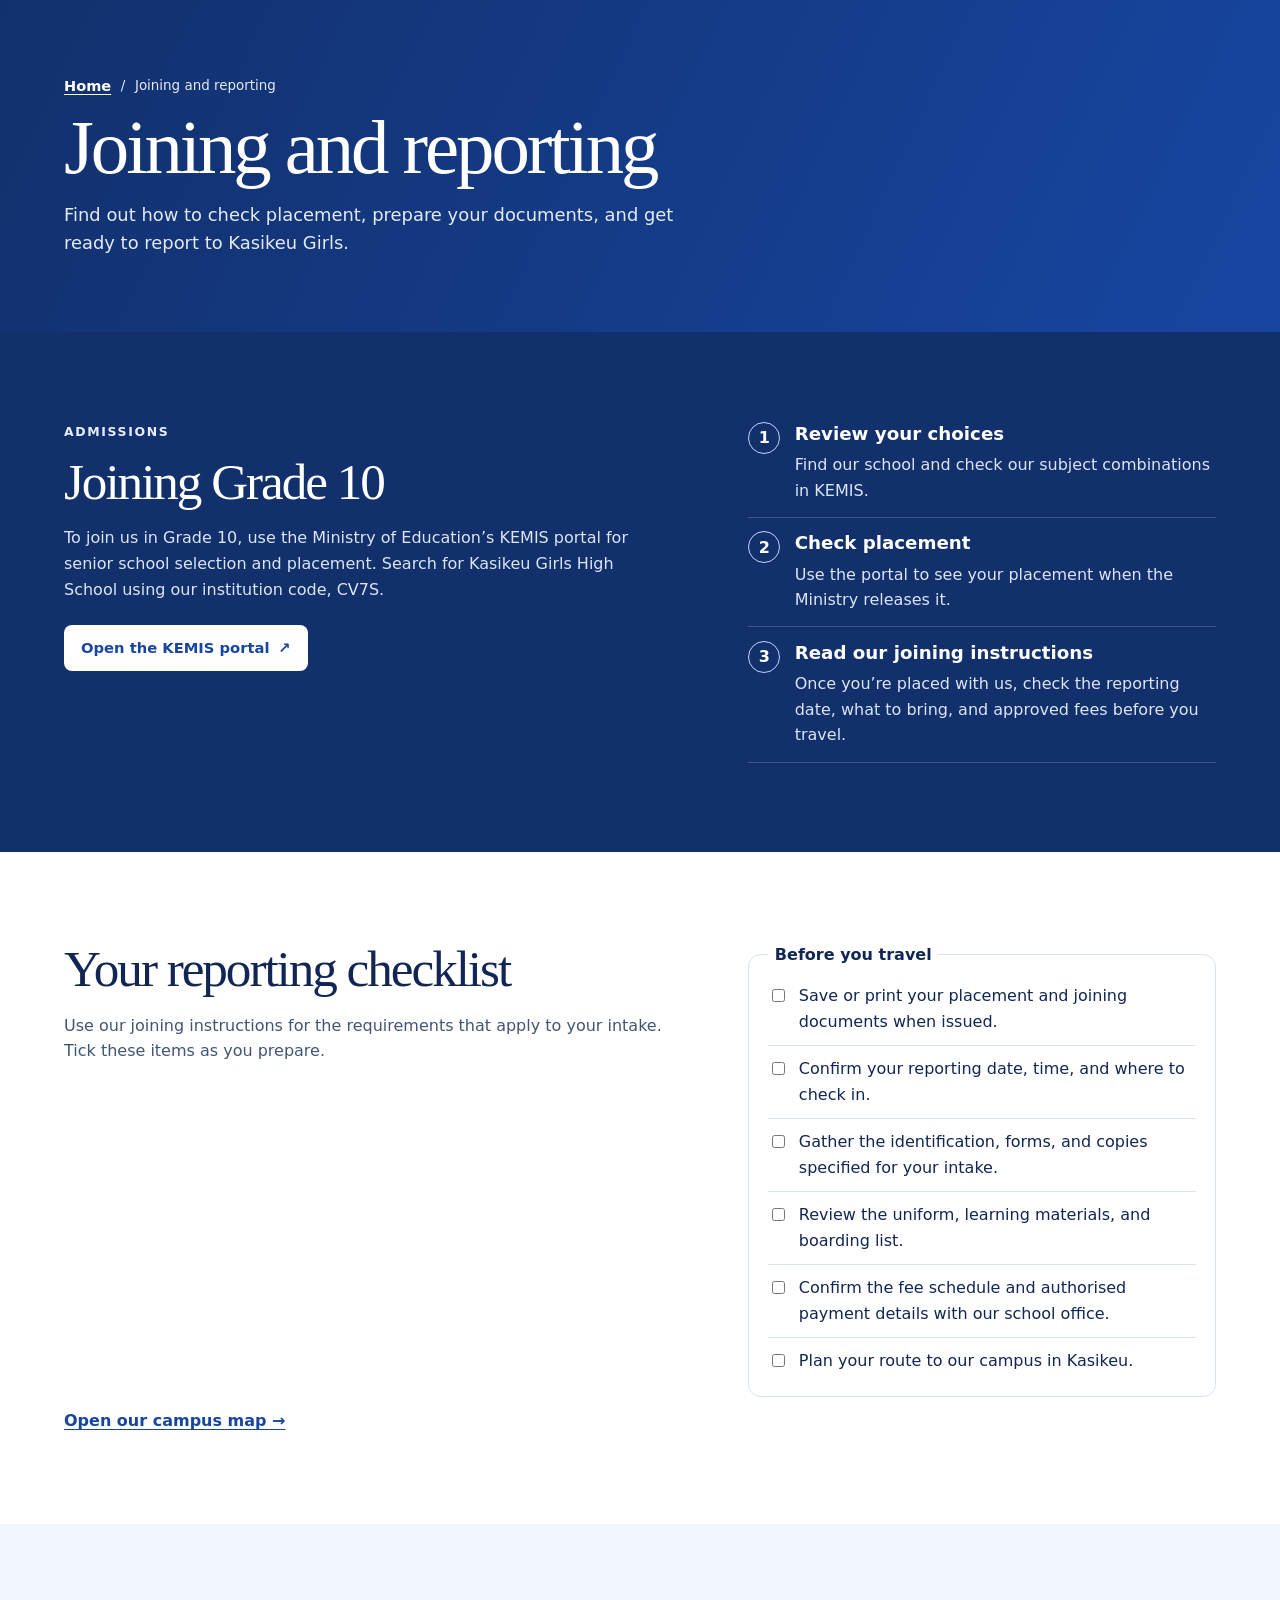
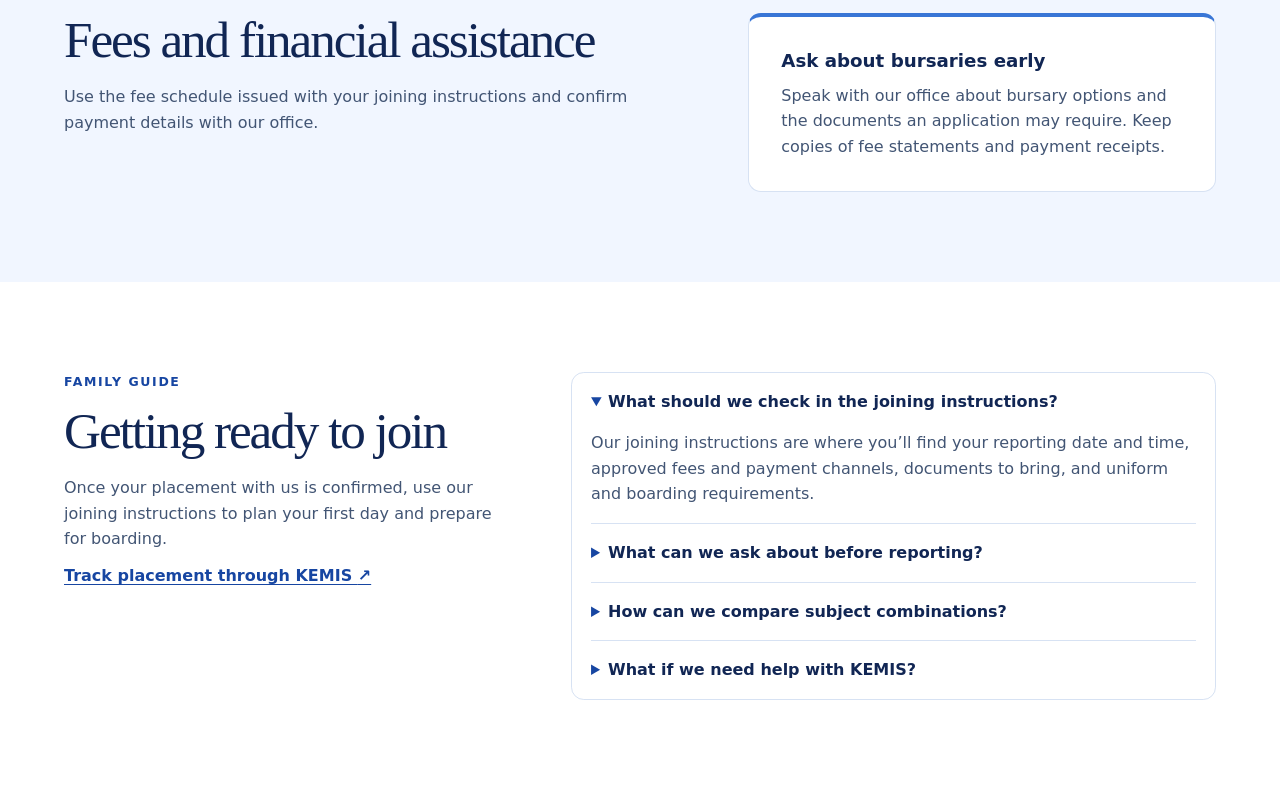
<file: joining.html>
<!doctype html>
<html lang="en-KE">
<head>
  <meta charset="utf-8">
  <meta name="viewport" content="width=device-width, initial-scale=1">
  <meta name="description" content="Find Grade 10 placement guidance, reporting preparation, and questions for families joining Kasikeu Girls.">
  <meta name="theme-color" content="#1746a2">
  <title>Joining and reporting | Kasikeu Girls Secondary School</title>
  <link rel="icon" href="/favicon.ico" sizes="16x16 32x32 48x48">
  <link rel="stylesheet" href="styles.css">
  <script src="content.js" defer></script>
  <script src="site.js" defer></script>
</head>
<body>
  <a class="skip" href="#main">Skip to content</a>
  <!-- shared:header -->
  <main id="main">
    <section class="page-banner">
      <div class="wrap">
        <nav class="breadcrumb" aria-label="Breadcrumb"><a href="/">Home</a><span aria-hidden="true">/</span><span aria-current="page">Joining and reporting</span></nav>
        <h1>Joining and reporting</h1>
        <p>Find out how to check placement, prepare your documents, and get ready to report to Kasikeu Girls.</p>
      </div>
    </section>
<section class="section admissions" id="admissions" aria-labelledby="admissions-title">
      <div class="wrap split">
        <div>
          <p class="eyebrow" id="admissions-label">Admissions</p>
          <h2 id="admissions-title">Joining Grade 10</h2>
          <p class="intro" id="admissions-description">To join us in Grade 10, use the Ministry of Education’s KEMIS portal for senior school selection and placement. Search for Kasikeu Girls High School using our institution code, CV7S.</p>
          <a class="button button-light" href="https://selection-and-placement.kemis.go.ke/">Open the KEMIS portal <span aria-hidden="true">↗</span></a>
        </div>
        <ol class="steps">
          <li><div><h3>Review your choices</h3><p>Find our school and check our subject combinations in KEMIS.</p></div></li>
          <li><div><h3>Check placement</h3><p>Use the portal to see your placement when the Ministry releases it.</p></div></li>
          <li><div><h3>Read our joining instructions</h3><p>Once you’re placed with us, check the reporting date, what to bring, and approved fees before you travel.</p></div></li>
        </ol>
      </div>
      <div class="wrap local-admissions" id="local-admissions" hidden></div>
    </section>
    <section class="section wrap" id="checklist" aria-labelledby="checklist-title">
      <div class="split">
        <div><h2 id="checklist-title">Your reporting checklist</h2><p class="intro">Use our joining instructions for the requirements that apply to your intake. Tick these items as you prepare.</p></div>
        <fieldset class="report-checklist">
          <legend>Before you travel</legend>
          <label><input type="checkbox"> Save or print your placement and joining documents when issued.</label>
          <label><input type="checkbox"> Confirm your reporting date, time, and where to check in.</label>
          <label><input type="checkbox"> Gather the identification, forms, and copies specified for your intake.</label>
          <label><input type="checkbox"> Review the uniform, learning materials, and boarding list.</label>
          <label><input type="checkbox"> Confirm the fee schedule and authorised payment details with our school office.</label>
          <label><input type="checkbox"> Plan your route to our campus in Kasikeu.</label>
        </fieldset>
      </div>
      <a class="text-link" href="/visit">Open our campus map <span aria-hidden="true">→</span></a>
    </section>
    <section class="section tinted" id="fees" aria-labelledby="fees-title">
      <div class="wrap split">
        <div><h2 id="fees-title">Fees and financial assistance</h2><p class="intro">Use the fee schedule issued with your joining instructions and confirm payment details with our office.</p></div>
        <div class="note"><h3>Ask about bursaries early</h3><p>Speak with our office about bursary options and the documents an application may require. Keep copies of fee statements and payment receipts.</p></div>
      </div>
    </section>
<section class="section wrap" id="families" aria-labelledby="families-title">
      <div class="split family-layout">
        <div>
          <p class="eyebrow">Family guide</p>
          <h2 id="families-title">Getting ready to join</h2>
          <p class="intro">Once your placement with us is confirmed, use our joining instructions to plan your first day and prepare for boarding.</p>
          <a class="text-link" href="https://selection-and-placement.kemis.go.ke/">Track placement through KEMIS <span aria-hidden="true">↗</span></a>
        </div>
        <div class="family-questions">
          <details open>
            <summary>What should we check in the joining instructions?</summary>
            <p>Our joining instructions are where you’ll find your reporting date and time, approved fees and payment channels, documents to bring, and uniform and boarding requirements.</p>
          </details>
          <details>
            <summary>What can we ask about before reporting?</summary>
            <p>Ask our school office about transport, visiting arrangements, and what to pack. If your child needs medication, dietary accommodations, or learning support, speak with us before reporting.</p>
          </details>
          <details>
            <summary>How can we compare subject combinations?</summary>
            <p>Start with subjects the learner enjoys and wants to pursue. Compare the three subjects in each combination, then check the combination code and current availability in KEMIS.</p>
          </details>
          <details>
            <summary>What if we need help with KEMIS?</summary>
            <p>The Ministry’s portal lists <a href="mailto:support@kemis.go.ke">support@kemis.go.ke</a> for help with selection and placement.</p>
          </details>
        </div>
      </div>
    </section>  </main>
  <!-- shared:footer -->
</body>
</html>
</file>
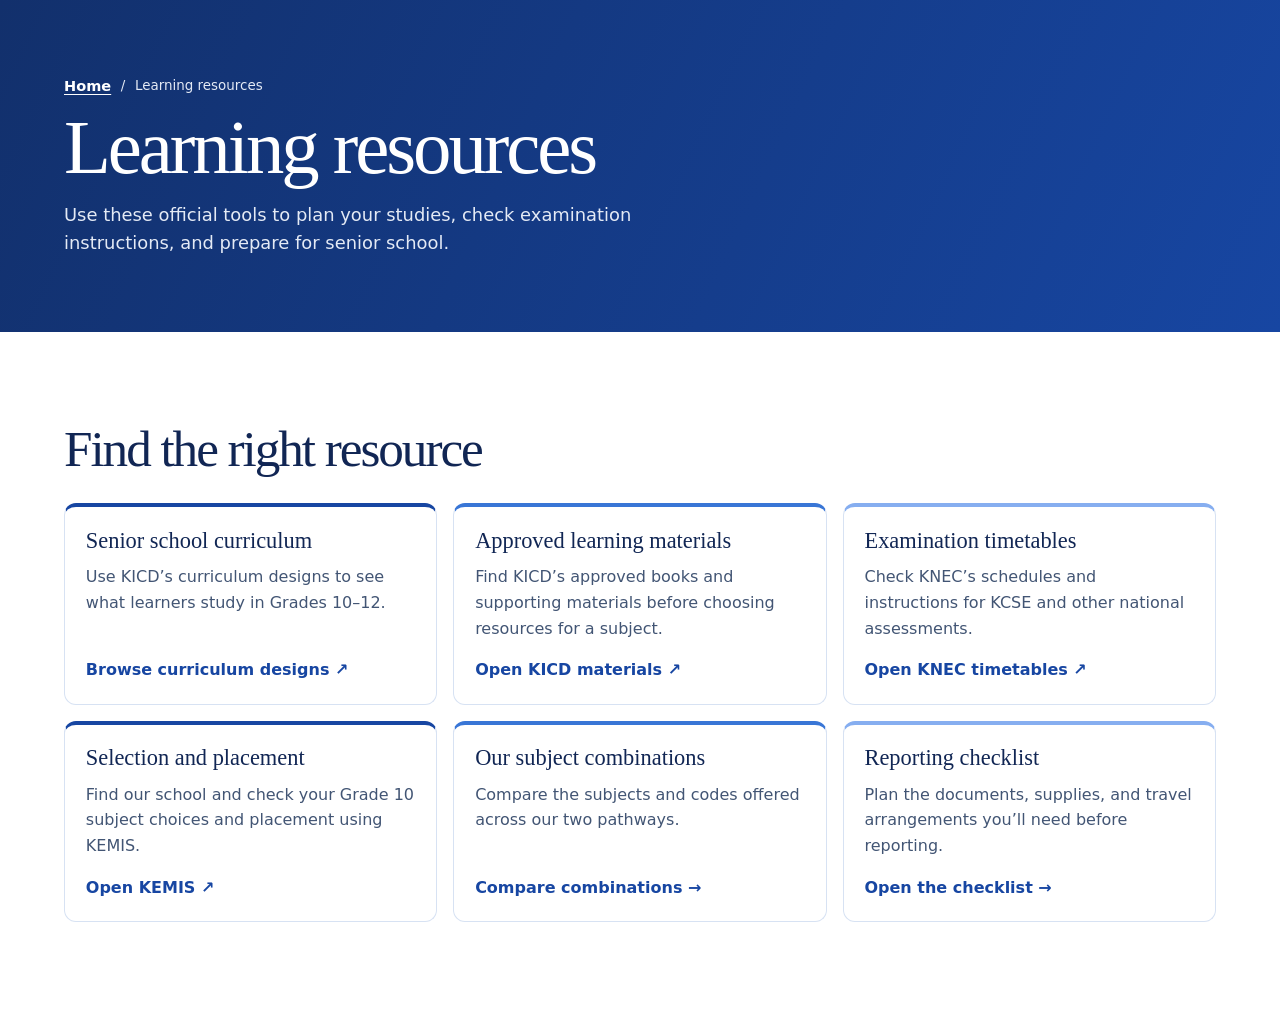
<file: resources.html>
<!doctype html>
<html lang="en-KE">
<head>
  <meta charset="utf-8">
  <meta name="viewport" content="width=device-width, initial-scale=1">
  <meta name="description" content="Official curriculum designs, examination timetables, and placement tools for the Kasikeu Girls community.">
  <meta name="theme-color" content="#1746a2">
  <title>Learning resources | Kasikeu Girls Secondary School</title>
  <link rel="icon" href="/favicon.ico" sizes="16x16 32x32 48x48">
  <link rel="stylesheet" href="styles.css">
  <script src="content.js" defer></script>
  <script src="site.js" defer></script>
</head>
<body>
  <a class="skip" href="#main">Skip to content</a>
  <!-- shared:header -->
  <main id="main">
    <section class="page-banner">
      <div class="wrap">
        <nav class="breadcrumb" aria-label="Breadcrumb"><a href="/">Home</a><span aria-hidden="true">/</span><span aria-current="page">Learning resources</span></nav>
        <h1>Learning resources</h1>
        <p>Use these official tools to plan your studies, check examination instructions, and prepare for senior school.</p>
      </div>
    </section>

    <section class="section wrap" aria-labelledby="resource-title">
      <h2 id="resource-title">Find the right resource</h2>
      <div class="directory-grid">
        <a class="directory-card" href="https://kicd.ac.ke/cbc-materials/curriculum-designs/regular-curriculum-designs/"><h3>Senior school curriculum</h3><p>Use KICD’s curriculum designs to see what learners study in Grades 10–12.</p><span>Browse curriculum designs <span aria-hidden="true">↗</span></span></a>
        <a class="directory-card" href="https://kicd.ac.ke/cbc-materials/"><h3>Approved learning materials</h3><p>Find KICD’s approved books and supporting materials before choosing resources for a subject.</p><span>Open KICD materials <span aria-hidden="true">↗</span></span></a>
        <a class="directory-card" href="https://www.knec.ac.ke/timetables/"><h3>Examination timetables</h3><p>Check KNEC’s schedules and instructions for KCSE and other national assessments.</p><span>Open KNEC timetables <span aria-hidden="true">↗</span></span></a>
        <a class="directory-card" href="https://selection-and-placement.kemis.go.ke/"><h3>Selection and placement</h3><p>Find our school and check your Grade 10 subject choices and placement using KEMIS.</p><span>Open KEMIS <span aria-hidden="true">↗</span></span></a>
        <a class="directory-card" href="/academics#academics"><h3>Our subject combinations</h3><p>Compare the subjects and codes offered across our two pathways.</p><span>Compare combinations <span aria-hidden="true">→</span></span></a>
        <a class="directory-card" href="/joining#checklist"><h3>Reporting checklist</h3><p>Plan the documents, supplies, and travel arrangements you’ll need before reporting.</p><span>Open the checklist <span aria-hidden="true">→</span></span></a>
      </div>
    </section>
  </main>
  <!-- shared:footer -->
</body>
</html>
</file>
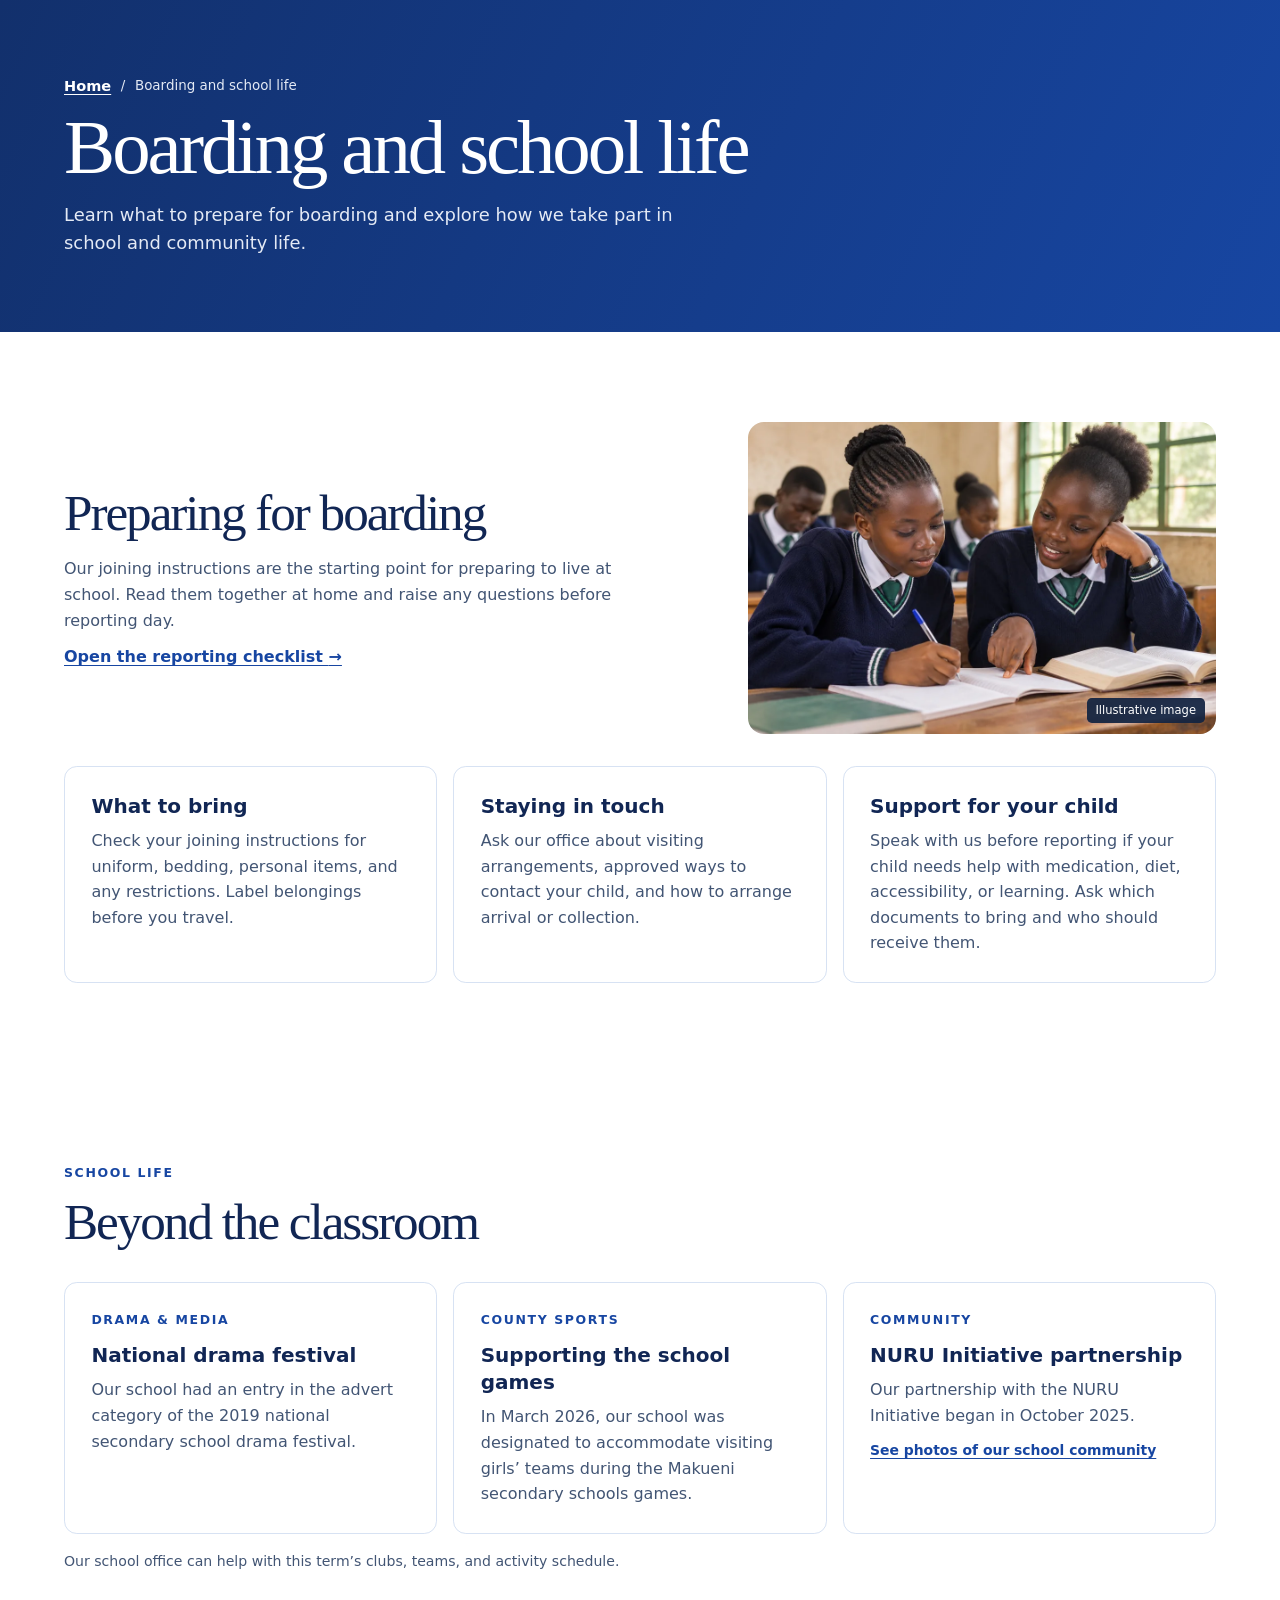
<file: school-life.html>
<!doctype html>
<html lang="en-KE">
<head>
  <meta charset="utf-8">
  <meta name="viewport" content="width=device-width, initial-scale=1">
  <meta name="description" content="Get ready for boarding and discover drama, sports, and community activities at Kasikeu Girls.">
  <meta name="theme-color" content="#1746a2">
  <title>Boarding and school life | Kasikeu Girls Secondary School</title>
  <link rel="icon" href="/favicon.ico" sizes="16x16 32x32 48x48">
  <link rel="stylesheet" href="styles.css">
  <script src="content.js" defer></script>
  <script src="site.js" defer></script>
</head>
<body>
  <a class="skip" href="#main">Skip to content</a>
  <!-- shared:header -->
  <main id="main">
    <section class="page-banner">
      <div class="wrap">
        <nav class="breadcrumb" aria-label="Breadcrumb"><a href="/">Home</a><span aria-hidden="true">/</span><span aria-current="page">Boarding and school life</span></nav>
        <h1>Boarding and school life</h1>
        <p>Learn what to prepare for boarding and explore how we take part in school and community life.</p>
      </div>
    </section>

    <section class="section wrap" id="boarding" aria-labelledby="boarding-title">
      <div class="split about-layout">
        <div><h2 id="boarding-title">Preparing for boarding</h2><p class="intro">Our joining instructions are the starting point for preparing to live at school. Read them together at home and raise any questions before reporting day.</p>
        <a class="text-link" href="/joining#checklist">Open the reporting checklist <span aria-hidden="true">→</span></a></div>
        <figure class="learning-image">
          <img src="school-learning.webp" alt="Illustration of two learners studying together at a classroom desk" width="1050" height="700" loading="lazy">
          <figcaption>Illustrative image</figcaption>
        </figure>
      </div>
      <div class="life-grid">
        <article class="life-card"><h3>What to bring</h3><p>Check your joining instructions for uniform, bedding, personal items, and any restrictions. Label belongings before you travel.</p></article>
        <article class="life-card"><h3>Staying in touch</h3><p>Ask our office about visiting arrangements, approved ways to contact your child, and how to arrange arrival or collection.</p></article>
        <article class="life-card"><h3>Support for your child</h3><p>Speak with us before reporting if your child needs help with medication, diet, accessibility, or learning. Ask which documents to bring and who should receive them.</p></article>
      </div>
    </section>
<section class="section wrap" id="school-life" aria-labelledby="school-life-title">
      <p class="eyebrow">School life</p>
      <h2 id="school-life-title">Beyond the classroom</h2>
      <div class="life-grid">
        <article class="life-card">
          <p class="eyebrow">Drama &amp; media</p>
          <h3>National drama festival</h3>
          <p>Our school had an entry in the advert category of the 2019 national secondary school drama festival.</p>
        </article>
        <article class="life-card">
          <p class="eyebrow">County sports</p>
          <h3>Supporting the school games</h3>
          <p>In March 2026, our school was designated to accommodate visiting girls’ teams during the Makueni secondary schools games.</p>
        </article>
        <article class="life-card">
          <p class="eyebrow">Community</p>
          <h3>NURU Initiative partnership</h3>
          <p>Our partnership with the NURU Initiative began in October 2025.</p>
          <a href="https://nuru.org.uk/gallery/kasikeu-girls-high-school/">See photos of our school community</a>
        </article>
      </div>
      <p class="source-note">Our school office can help with this term’s clubs, teams, and activity schedule.</p>
    </section><div class="wrap section updates" id="school-life-updates" hidden></div>  </main>
  <!-- shared:footer -->
</body>
</html>
</file>
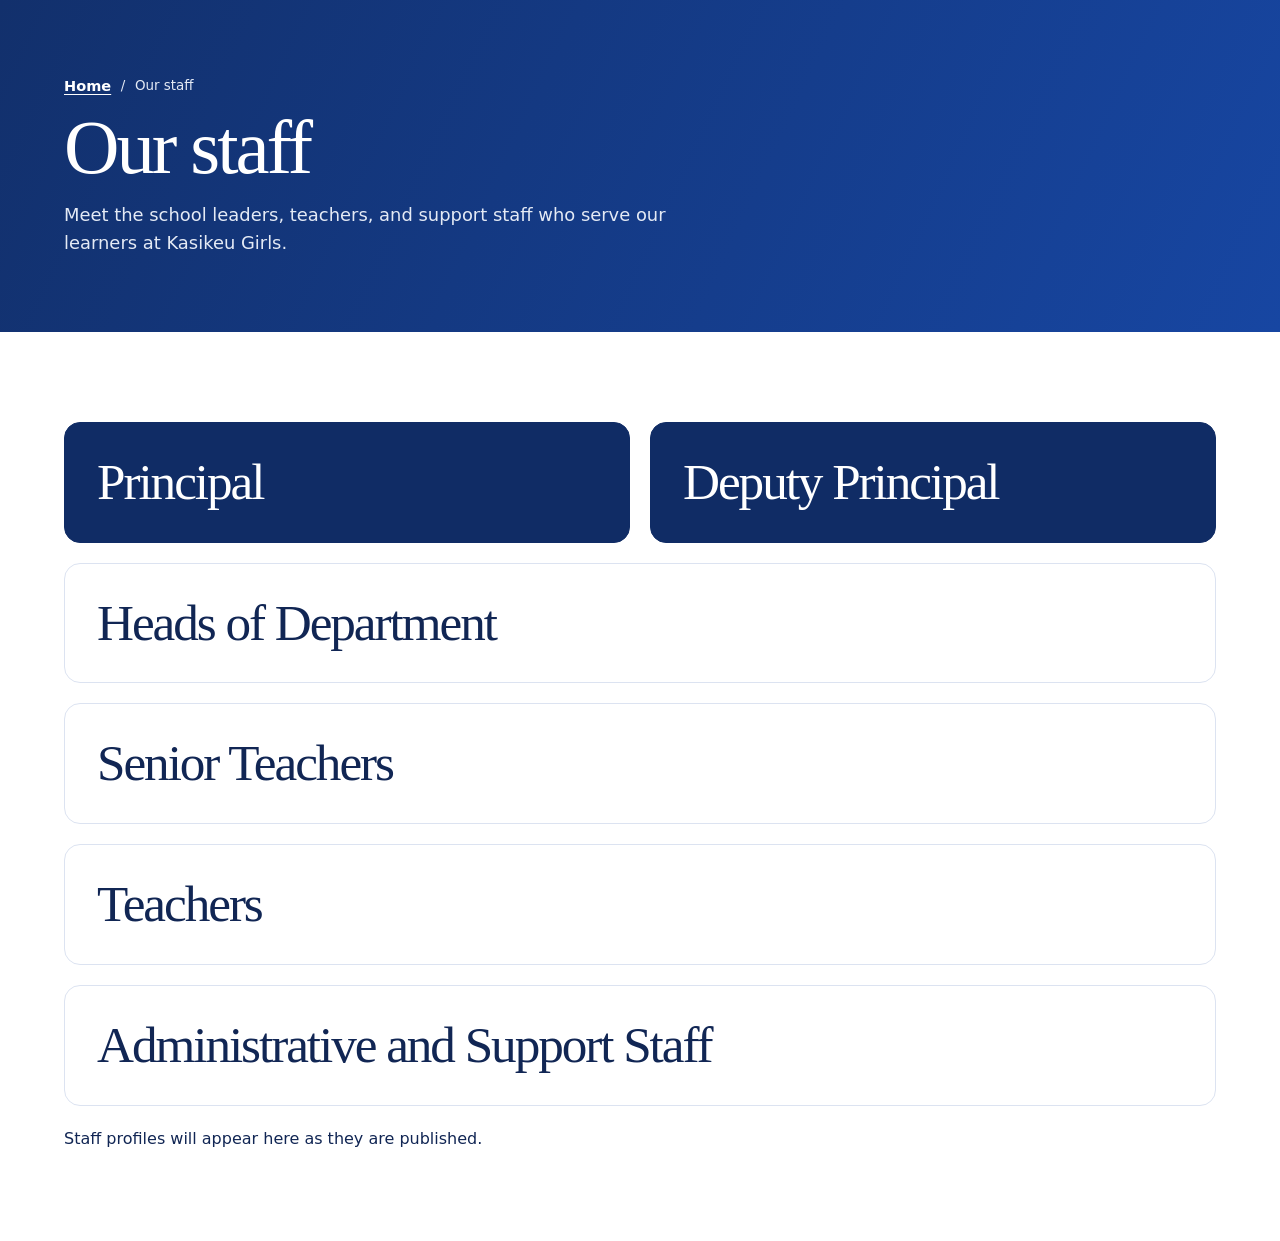
<file: staff.html>
<!doctype html>
<html lang="en-KE">
<head>
  <meta charset="utf-8">
  <meta name="viewport" content="width=device-width, initial-scale=1">
  <meta name="description" content="Meet the leadership, teachers, and support staff of Kasikeu Girls Secondary School.">
  <meta name="theme-color" content="#1746a2">
  <title>Our staff | Kasikeu Girls Secondary School</title>
  <link rel="icon" href="/favicon.ico" sizes="16x16 32x32 48x48">
  <link rel="stylesheet" href="/styles.css">
  <script src="/content.js" defer></script>
  <script src="/site.js" defer></script>
</head>
<body>
  <a class="skip" href="#main">Skip to content</a>
  <!-- shared:header -->
  <main id="main">
    <section class="page-banner">
      <div class="wrap">
        <nav class="breadcrumb" aria-label="Breadcrumb"><a href="/">Home</a><span aria-hidden="true">/</span><span aria-current="page">Our staff</span></nav>
        <h1>Our staff</h1>
        <p>Meet the school leaders, teachers, and support staff who serve our learners at Kasikeu Girls.</p>
      </div>
    </section>
    <div class="wrap section staff-directory" id="staff-directory">
      <div class="staff-leadership">
        <section class="staff-group staff-leader" data-staff-tier="principal" aria-labelledby="principal-heading">
          <h2 id="principal-heading">Principal</h2><div class="staff-profiles"></div>
        </section>
        <section class="staff-group staff-leader" data-staff-tier="deputy" aria-labelledby="deputy-heading">
          <h2 id="deputy-heading">Deputy Principal</h2><div class="staff-profiles"></div>
        </section>
      </div>
      <section class="staff-group" data-staff-tier="hod" aria-labelledby="hod-heading">
        <h2 id="hod-heading">Heads of Department</h2><div class="staff-profiles"></div>
      </section>
      <section class="staff-group" data-staff-tier="senior" aria-labelledby="senior-heading">
        <h2 id="senior-heading">Senior Teachers</h2><div class="staff-profiles"></div>
      </section>
      <section class="staff-group" data-staff-tier="teacher" aria-labelledby="teachers-heading">
        <h2 id="teachers-heading">Teachers</h2><div class="staff-profiles"></div>
      </section>
      <section class="staff-group" data-staff-tier="support" aria-labelledby="support-heading">
        <h2 id="support-heading">Administrative and Support Staff</h2><div class="staff-profiles"></div>
      </section>
      <p class="staff-empty" id="staff-directory-empty">Staff profiles will appear here as they are published.</p>
    </div>
  </main>
  <!-- shared:footer -->
</body>
</html>
</file>
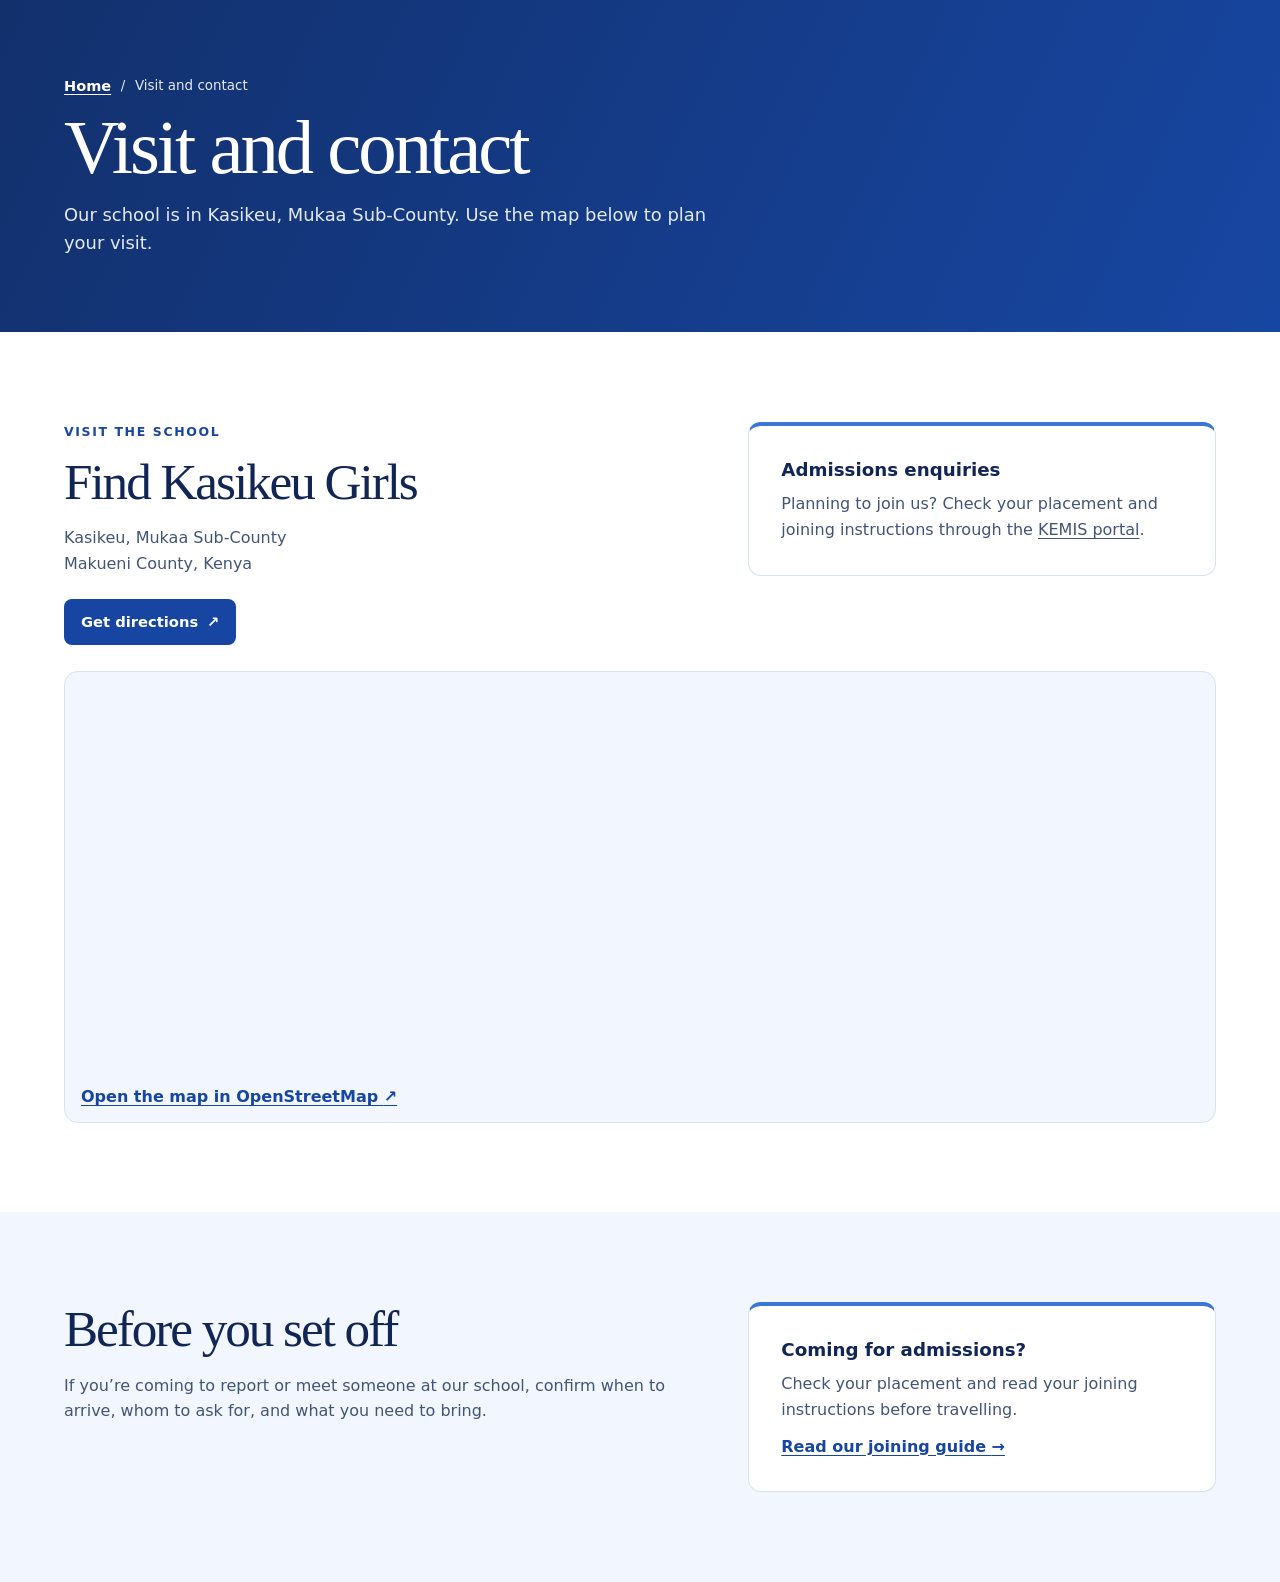
<file: visit.html>
<!doctype html>
<html lang="en-KE">
<head>
  <meta charset="utf-8">
  <meta name="viewport" content="width=device-width, initial-scale=1">
  <meta name="description" content="Find Kasikeu Girls Secondary School in Mukaa, Makueni County, with a campus map and directions.">
  <meta name="theme-color" content="#1746a2">
  <title>Visit and contact | Kasikeu Girls Secondary School</title>
  <link rel="icon" href="/favicon.ico" sizes="16x16 32x32 48x48">
  <link rel="stylesheet" href="styles.css">
  <script src="content.js" defer></script>
  <script src="site.js" defer></script>
</head>
<body>
  <a class="skip" href="#main">Skip to content</a>
  <!-- shared:header -->
  <main id="main">
    <section class="page-banner">
      <div class="wrap">
        <nav class="breadcrumb" aria-label="Breadcrumb"><a href="/">Home</a><span aria-hidden="true">/</span><span aria-current="page">Visit and contact</span></nav>
        <h1>Visit and contact</h1>
        <p>Our school is in Kasikeu, Mukaa Sub-County. Use the map below to plan your visit.</p>
      </div>
    </section>
<section class="section wrap" id="contact" aria-labelledby="contact-title">
      <div class="split">
        <div>
          <p class="eyebrow" id="contact-label">Visit the school</p>
          <h2 id="contact-title">Find Kasikeu Girls</h2>
          <p class="intro" id="contact-address">Kasikeu, Mukaa Sub-County<br>Makueni County, Kenya</p>
          <a class="button button-primary" href="https://www.google.com/maps/dir/?api=1&amp;destination=-1.93804,37.37676">Get directions <span aria-hidden="true">↗</span></a>
        </div>
        <aside class="note">
          <h3>Admissions enquiries</h3>
          <p id="contact-description">Planning to join us? Check your placement and joining instructions through the <a href="https://selection-and-placement.kemis.go.ke/">KEMIS portal</a>.</p>
          <div id="contact-details" hidden></div>
        </aside>
      </div>
      <div class="campus-map">
        <iframe title="Map showing Kasikeu Girls Secondary School in Mukaa, Makueni County" src="https://www.openstreetmap.org/export/embed.html?bbox=37.3675%2C-1.9455%2C37.3860%2C-1.9305&amp;layer=mapnik&amp;marker=-1.93804%2C37.37676" loading="lazy" referrerpolicy="strict-origin-when-cross-origin"></iframe>
        <a href="https://www.openstreetmap.org/?mlat=-1.93804&amp;mlon=37.37676#map=16/-1.93804/37.37676">Open the map in OpenStreetMap <span aria-hidden="true">↗</span></a>
      </div>
    </section>
    <section class="section tinted" aria-labelledby="visit-prepare-title">
      <div class="wrap split">
        <div><h2 id="visit-prepare-title">Before you set off</h2><p class="intro">If you’re coming to report or meet someone at our school, confirm when to arrive, whom to ask for, and what you need to bring.</p></div>
        <div class="note"><h3>Coming for admissions?</h3><p>Check your placement and read your joining instructions before travelling.</p><a class="text-link" href="/joining">Read our joining guide <span aria-hidden="true">→</span></a></div>
      </div>
    </section>
  </main>
  <!-- shared:footer -->
</body>
</html>
</file>
<file: styles.css>
:root {
  color-scheme: light;
  --ink: #112654;
  --navy: #12306c;
  --muted: #425574;
  --paper: #ffffff;
  --wash: #f1f6ff;
  --line: #d7e2f3;
  --royal-blue: #1746a2;
  --bright-blue: #3976d6;
  --pale-blue: #e4efff;
  --on-blue: #e7efff;
  --wrap: 72rem;
  font: 100%/1.6 system-ui, sans-serif;
}
*, *::before, *::after { box-sizing: border-box; }
[hidden] { display: none !important; }
body { margin: 0; color: var(--ink); background: var(--paper); }
html { scroll-behavior: smooth; scroll-padding-top: 6rem; }
a { color: inherit; text-underline-offset: 0.2em; }
a:hover { text-decoration-thickness: 0.13em; }
:focus-visible { outline: 2px solid white; outline-offset: 2px; box-shadow: 0 0 0 4px var(--royal-blue); }
img { display: block; max-width: 100%; }
h1, h2, h3, p, dl, dd { margin: 0; }
h1, h2, .pathway h3 { font-family: Georgia, 'Times New Roman', serif; font-weight: 500; letter-spacing: -0.04em; }
h1 { font-size: clamp(2.7rem, 7vw, 6.1rem); line-height: 0.99; }
h2 { font-size: clamp(2.1rem, 4vw, 3.5rem); line-height: 1.07; text-wrap: balance; }
h3 { font-size: 1.14rem; line-height: 1.35; }
.wrap { width: min(var(--wrap), 100% - clamp(2rem, 7vw, 6rem)); margin-inline: auto; }
.eyebrow { margin-bottom: 0.8rem; color: var(--royal-blue); font-size: 0.78rem; font-weight: 750; letter-spacing: 0.13em; text-transform: uppercase; }
.skip { position: fixed; z-index: 10; top: 0.5rem; left: 0.5rem; transform: translateY(-150%); padding: 0.6rem 0.9rem; background: white; }
.skip:focus { transform: none; }
.header { position: sticky; top: 0; z-index: 4; background: var(--paper); border-bottom: 1px solid var(--line); }
.header-inner { display: flex; flex-wrap: wrap; align-items: center; justify-content: space-between; gap: 1rem 1.5rem; min-height: 4.8rem; padding-block: 0.65rem; }
.brand { display: inline-flex; align-items: center; gap: 0.7rem; line-height: 1.2; text-decoration: none; }
.brand strong { display: block; font-size: 1rem; }
.brand small { display: block; margin-top: 0.16rem; color: var(--muted); }
.brand-mark { display: grid; place-items: center; width: 2.7rem; height: 2.7rem; overflow: hidden; border-radius: 0.65rem; background: var(--royal-blue); color: white; font: 1.55rem Georgia, serif; }
.brand-mark img { width: 100%; height: 100%; object-fit: cover; }
nav { display: flex; align-items: center; flex-wrap: wrap; gap: 0.6rem 1.35rem; }
nav a { font-weight: 650; font-size: 0.91rem; text-decoration: none; }
nav a:hover { text-decoration: underline; }
nav a[aria-current="page"]:not(.button) { color: var(--royal-blue); text-decoration: underline; text-decoration-thickness: 0.13em; }
.menu, .button { display: inline-flex; align-items: center; justify-content: center; gap: 0.55rem; min-height: 2.8rem; padding: 0.65rem 1rem; border: 1px solid transparent; border-radius: 0.5rem; font: inherit; font-size: 0.92rem; font-weight: 700; text-decoration: none; }
.menu { color: var(--ink); background: white; border-color: var(--line); cursor: pointer; }
.button:hover { text-decoration: underline; }
.button-primary { background: var(--royal-blue); color: white; }
.button-light { background: white; color: var(--royal-blue); }
.button-outline { color: white; border-color: #bfd4fb; }
.hero { position: relative; isolation: isolate; overflow: hidden; background: var(--navy); color: white; }
.hero::before { content: ""; position: absolute; z-index: -1; inset: 0; background: linear-gradient(115deg, #10275b 5%, #1746a2 72%, #2257b4); }
.hero::after { content: ""; position: absolute; z-index: -1; inset: 0 0 0 auto; width: 42%; background: linear-gradient(119deg, transparent 30%, #ffffff25 30% 33%, transparent 33% 37%, #ffffff12 37% 40%, transparent 40%); pointer-events: none; }
.hero-grid { display: grid; grid-template-columns: 0.95fr 1.05fr; align-items: center; gap: clamp(1.75rem, 4vw, 4rem); padding-block: clamp(2.75rem, 6vw, 5.5rem); }
.hero h1 { font-size: clamp(2.6rem, 5.55vw, 5.35rem); }
.hero .eyebrow, .admissions .eyebrow { color: var(--on-blue); }
.hero h1 em { color: #c5dcff; font-style: normal; }
.hero-copy > p:not(.eyebrow) { margin-top: 1.35rem; max-width: 46ch; color: var(--on-blue); font-size: clamp(1rem, 2vw, 1.22rem); }
.actions { display: flex; flex-wrap: wrap; gap: 0.7rem; margin-top: 1.75rem; }
.hero-visual, .learning-image { position: relative; isolation: isolate; overflow: hidden; margin: 0; border-radius: 1rem; }
.hero-visual { box-shadow: 0 1.2rem 3.4rem #08152a70; background: var(--navy); }
.hero-visual > img { width: 100%; height: auto; aspect-ratio: 4 / 3; object-fit: cover; object-position: 62% center; }
.home-masthead { background: var(--wash); }
.home-spread { display: grid; grid-template-columns: minmax(0, 0.86fr) minmax(0, 1.14fr); min-height: 33rem; }
.home-spread .hero-copy { align-self: center; padding: clamp(2.4rem, 5vw, 5rem) clamp(1.5rem, 4vw, 4rem); padding-left: max(clamp(1.25rem, 3.5vw, 3rem), calc((100vw - var(--wrap)) / 2)); }
.home-spread h1 { font-family: system-ui, sans-serif; font-size: clamp(2.7rem, 5.4vw, 5.65rem); line-height: 0.99; letter-spacing: -0.072em; font-weight: 800; }
.home-spread h1 em { display: block; margin-top: 0.13em; color: var(--royal-blue); font-style: normal; }
.home-spread .hero-copy > p:not(.eyebrow) { color: var(--muted); }
.home-secondary { color: var(--royal-blue); border-color: var(--royal-blue); }
.home-spread .hero-visual { min-height: 100%; align-self: stretch; border-radius: 0; box-shadow: none; }
.home-spread .hero-visual img { position: absolute; inset: 0; width: 100%; height: 100%; object-fit: cover; object-position: center 44%; }
.home-spread .hero-visual figcaption { right: auto; left: 0.85rem; bottom: 0.85rem; }
.home-shortcuts { display: block; background: var(--royal-blue); color: white; }
.home-shortcuts > div { display: grid; grid-template-columns: repeat(3, minmax(0, 1fr)); }
.home-shortcuts a { display: flex; align-items: center; justify-content: space-between; gap: 0.65rem; padding: 1.15rem clamp(0.6rem, 2.5vw, 1.65rem); }
.home-shortcuts a + a { border-left: 1px solid #ffffff50; }
.home-shortcuts a:hover { background: var(--navy); }
.home-shortcuts a span { font-size: 1.2rem; }
.home-masthead .extra-facts { padding-bottom: 1.35rem; }
.school-home .home-story { padding-bottom: clamp(2.1rem, 5vw, 4.5rem); }
.school-home .home-learning { border-block: 1px solid var(--line); }
.hero-visual figcaption, .learning-image figcaption { position: absolute; right: 0.7rem; bottom: 0.7rem; padding: 0.2rem 0.55rem; border-radius: 0.3rem; background: #132441ed; color: white; font-size: 0.72rem; }
.learning-image { background: var(--pale-blue); }
.learning-image > img { width: 100%; height: auto; aspect-ratio: 3 / 2; object-fit: cover; }
.facts { border-bottom: 1px solid var(--line); background: var(--pale-blue); }
.facts-grid { display: grid; grid-template-columns: repeat(4, 1fr); }
.facts-grid div { padding: 1.1rem 0.9rem; }
.facts-grid div + div { border-left: 1px solid #c9dbf6; }
.facts-grid dt { color: var(--muted); font-size: 0.82rem; }
.facts-grid dd { font-weight: 750; }
.extra-facts { display: grid; grid-template-columns: repeat(auto-fit, minmax(min(9rem, 100%), 1fr)); gap: 0.8rem; margin-top: 1.25rem; }
.extra-facts dd { font-weight: 750; }
.hero .extra-facts { margin-top: -1.5rem; padding-bottom: 1.5rem; }
.section { padding-block: clamp(3.2rem, 7vw, 6rem); }
.tinted { background: var(--wash); }
.page-banner { padding-block: clamp(2.4rem, 5.8vw, 5rem); background: linear-gradient(115deg, var(--navy), var(--royal-blue)); color: white; }
.page-banner h1 { margin-block: 0.8rem 0.9rem; font-size: clamp(2.55rem, 6vw, 5.25rem); }
.page-banner p { max-width: 58ch; color: #e4eaf5; font-size: 1.12rem; }
.breadcrumb { gap: 0.6rem; color: #e4eaf5; font-size: 0.84rem; }
.breadcrumb a { color: white; text-decoration: underline; }
.directory-grid { display: grid; grid-template-columns: repeat(3, minmax(0, 1fr)); gap: 1rem; margin-top: 1.65rem; }
.directory-card { display: flex; flex-direction: column; min-height: 12rem; padding: 1.3rem; border: 1px solid var(--line); border-top: 4px solid var(--royal-blue); border-radius: 0.75rem; background: white; text-decoration: none; }
.directory-card:nth-child(3n + 2) { border-top-color: var(--bright-blue); }
.directory-card:nth-child(3n) { border-top-color: #86aef0; }
.directory-card h3 { font: 1.4rem/1.2 Georgia, serif; }
.directory-card p { margin-block: 0.6rem 1rem; color: var(--muted); }
.directory-card > span { margin-top: auto; color: var(--royal-blue); font-weight: 700; }
.directory-card:hover > span { text-decoration: underline; }
.home-story .split { align-items: center; }
.home-milestones { display: grid; border: 1px solid var(--line); background: white; border-radius: 0.85rem; padding-inline: clamp(1rem, 3vw, 1.6rem); }
.home-milestones div { padding-block: 0.95rem; }
.home-milestones div + div { border-top: 1px solid var(--line); }
.home-milestones strong { color: var(--royal-blue); }
.home-milestones p { margin-top: 0.15rem; color: var(--muted); }
.home-pathways { display: grid; grid-template-columns: repeat(2, minmax(0, 1fr)); gap: 1rem; margin-top: 1.6rem; }
.trip-banner { display: grid; grid-template-columns: minmax(0, 0.85fr) minmax(0, 1.15fr); overflow: hidden; border-radius: 1rem; color: white; background: var(--navy); }
.trip-banner figure { margin: 0; position: relative; min-height: 20rem; }
.trip-banner img { position: absolute; inset: 0; width: 100%; height: 100%; object-fit: cover; object-position: center 35%; }
.trip-banner figcaption { position: absolute; inset: auto 0.7rem 0.7rem; width: fit-content; padding: 0.25rem 0.55rem; border-radius: 0.3rem; background: #132441ed; color: white; font-size: 0.72rem; }
.trip-banner > div { align-self: center; padding: clamp(1.5rem, 5vw, 4rem); }
.trip-banner .eyebrow { color: var(--on-blue); }
.trip-banner > div > p:not(.eyebrow) { margin-block: 0.9rem 1.4rem; color: #e4eaf5; }
.home-directory { padding-top: 0; }
#sample-school-notice .eyebrow { margin-bottom: 0.55rem; }
.identity-list { padding-inline: 1.3rem; border: 1px solid var(--line); border-radius: 0.7rem; background: white; }
.identity-list div { display: flex; flex-wrap: wrap; justify-content: space-between; gap: 0.2rem 0.7rem; padding-block: 0.85rem; }
.identity-list div + div { border-top: 1px solid var(--line); }
.identity-list dd { font-weight: 800; }
.guide-list { margin: 0; padding-inline-start: 1.5rem; }
.guide-list li + li { margin-top: 0.6rem; }
.report-checklist { margin: 0; padding: 0.35rem 1.2rem 0.75rem; border: 1px solid var(--line); border-radius: 0.8rem; background: white; }
.report-checklist legend { padding-inline: 0.4rem; font-weight: 750; }
.report-checklist label { display: flex; align-items: start; gap: 0.65rem; padding-block: 0.65rem; cursor: pointer; }
.report-checklist label + label { border-top: 1px solid var(--line); }
.report-checklist input { margin-top: 0.34rem; accent-color: var(--royal-blue); }
.split { display: grid; grid-template-columns: 1.13fr 0.87fr; gap: clamp(1.4rem, 6vw, 6rem); align-items: start; }
.intro { margin-top: 1rem; max-width: 61ch; color: var(--muted); }
.intro + .button { margin-top: 1.4rem; }
.note { padding: clamp(1.25rem, 3vw, 2rem); border: 1px solid var(--line); border-top: 4px solid var(--bright-blue); border-radius: 0.8rem; background: white; }
.note p { margin-top: 0.55rem; color: var(--muted); }
.note img { margin-top: 1rem; border-radius: 0.5rem; }
.about-layout { align-items: center; }
.text-link { display: inline-block; margin-top: 0.7rem; color: var(--royal-blue); font-weight: 700; }
.milestones, .life-grid { display: grid; gap: 1rem; margin: 2rem 0 0; }
.milestones { grid-template-columns: repeat(4, minmax(0, 1fr)); padding: 0; list-style: none; }
.milestones li { padding: 1.1rem 0.8rem 0.4rem 0; border-top: 2px solid var(--bright-blue); }
.milestones time, .milestones .year { display: block; margin-bottom: 0.65rem; color: var(--royal-blue); font-weight: 800; }
.milestones p, .life-card > p:not(.eyebrow) { margin-top: 0.5rem; color: var(--muted); }
.milestones a, .life-card a { display: inline-block; margin-top: 0.65rem; color: var(--royal-blue); font-size: 0.87rem; font-weight: 700; }
.school-mission { margin-top: 1.6rem; }
.school-mission p:empty { display: none; }
.performance { background: var(--pale-blue); }
.record-panel { min-width: 0; padding: clamp(0.6rem, 2vw, 1.4rem); border: 1px solid var(--line); border-radius: 0.8rem; background: white; }
.record-panel table { width: 100%; border-collapse: collapse; text-align: left; font-size: clamp(0.8rem, 1.6vw, 0.96rem); }
.record-panel caption { padding: 0.4rem 0.3rem 0.7rem; color: var(--royal-blue); text-align: left; font-weight: 750; }
.record-panel th, .record-panel td { border-bottom: 1px solid var(--line); padding: 0.7rem clamp(0.25rem, 1vw, 0.6rem); }
.record-panel thead { background: var(--wash); }
.record-panel th[scope="row"] { font-variant-numeric: tabular-nums; }
.life-grid { grid-template-columns: repeat(3, minmax(0, 1fr)); }
.life-card { padding: clamp(1.1rem, 3vw, 1.65rem); border: 1px solid var(--line); border-radius: 0.8rem; background: white; }
.life-card h3 { font-size: 1.25rem; }
.pathway-grid, .update-grid { display: grid; grid-template-columns: repeat(2, minmax(0, 1fr)); gap: 1rem; margin-top: 1.65rem; }
.pathway, .update-card { padding: clamp(1.2rem, 3vw, 2rem); border: 1px solid var(--line); border-radius: 0.85rem; background: white; }
.pathway h3 { font-size: clamp(1.75rem, 3vw, 2.55rem); }
.pathway { border-top: 4px solid var(--royal-blue); }
.pathway + .pathway { border-top-color: var(--bright-blue); }
.pathway-description { margin-top: 0.45rem; color: var(--muted); }
.pathway ul { list-style: none; padding: 0; margin: 1rem 0 0; }
.pathway li { display: grid; grid-template-columns: 4.6rem 1fr; gap: 0.7rem; padding: 0.75rem 0; border-top: 1px solid var(--line); }
.pathway li strong { align-self: start; padding: 0.13rem 0.4rem; border-radius: 0.3rem; background: var(--wash); font-size: 0.83rem; text-align: center; }
.source-note { margin-top: 1rem; color: var(--muted); font-size: 0.88rem; }
.results { margin-top: 1.25rem; }
.admissions { background: var(--navy); color: white; }
.admissions .intro, .steps p { color: #dbe5f5; }
.steps { list-style: none; counter-reset: step; margin: 0; padding: 0; }
.steps li { counter-increment: step; display: flex; gap: 0.9rem; padding-block: 0.85rem; border-bottom: 1px solid #a1b3d34f; }
.steps li:first-child { padding-top: 0; }
.steps li::before { content: counter(step); display: grid; place-items: center; flex: 0 0 2rem; height: 2rem; border-radius: 50%; border: 1px solid #bfd4fb; color: white; font-weight: 700; }
.steps p, .update-card p { margin-top: 0.35rem; }
.local-admissions { margin-top: 1.5rem; }
.local-admissions dl { display: grid; grid-template-columns: fit-content(50%) 1fr; gap: 0.5rem 1rem; margin-top: 0.5rem; }
.family-layout { grid-template-columns: 0.8fr 1.2fr; gap: clamp(1.25rem, 6vw, 5rem); }
.family-questions { padding: 0 1.2rem; border: 1px solid var(--line); border-radius: 0.8rem; background: white; }
.family-questions details + details { border-top: 1px solid var(--line); }
.family-questions summary { padding-block: 1rem; cursor: pointer; font-weight: 700; }
.family-questions summary::marker { color: var(--royal-blue); }
.family-questions p { margin-bottom: 1rem; color: var(--muted); }
.update-group + .update-group { margin-top: 2.2rem; }
.update-card p { color: var(--muted); }
.update-card img { max-height: 12rem; object-fit: cover; margin-bottom: 0.8rem; border-radius: 0.4rem; }
#contact-details { margin-top: 0.75rem; overflow-wrap: anywhere; }
#contact-address { white-space: pre-line; }
.campus-map { margin-top: 1.6rem; overflow: hidden; border: 1px solid var(--line); border-radius: 0.85rem; background: var(--wash); }
.campus-map iframe { display: block; width: 100%; height: clamp(17rem, 42vw, 25rem); border: 0; }
.campus-map > a { display: block; padding: 0.75rem 1rem; color: var(--royal-blue); font-weight: 700; }
.school-footer { border-top: 5px solid var(--bright-blue); background: linear-gradient(115deg, #10275b, #143a83); color: white; }
.footer-grid { display: grid; grid-template-columns: 1.3fr 0.95fr 1.05fr 0.95fr; gap: 2rem clamp(1rem, 3vw, 2.5rem); padding-block: clamp(2.75rem, 6vw, 4.4rem); }
.footer-brand { display: grid; grid-template-columns: 2.6rem 1fr; align-items: center; gap: 0.7rem; color: white; font: 700 1.25rem/1.18 Georgia, serif; text-decoration: none; }
.footer-mark { display: grid; place-items: center; width: 2.6rem; height: 2.6rem; border-radius: 0.55rem; background: white; color: var(--royal-blue); font: 1.5rem Georgia, serif; overflow: hidden; }
.footer-mark img { width: 100%; height: 100%; object-fit: cover; }
.footer-identity p { margin-top: 0.75rem; color: var(--on-blue); font-size: 0.9rem; }
.footer-identity .footer-school-type { margin-top: 0.25rem; }
.footer-heading { width: 100%; margin: 0 0 0.4rem; color: white; font: 750 0.83rem/1.35 system-ui, sans-serif; letter-spacing: 0.075em; text-transform: uppercase; }
.footer-grid nav, .footer-visit { display: flex; flex-direction: column; align-items: flex-start; gap: 0.6rem; }
.footer-grid nav a, .footer-visit a { color: var(--on-blue); font-size: 0.9rem; font-weight: 550; text-decoration: none; }
.footer-grid a:hover, .footer-base a:hover { text-decoration: underline; }
.footer-visit address, #footer-contact-details { color: var(--on-blue); font-size: 0.9rem; font-style: normal; white-space: pre-line; overflow-wrap: anywhere; }
#footer-contact-details p + p { margin-top: 0.35rem; }
.footer-base { display: flex; flex-wrap: wrap; justify-content: space-between; gap: 0.7rem 1.5rem; padding-block: 1rem 1.35rem; border-top: 1px solid #a9c9ff66; color: var(--on-blue); }
.footer-base a { color: white; font-size: 0.85rem; font-weight: 700; text-decoration: none; }
@media (max-width: 56rem) {
  .header-inner nav { flex-basis: 100%; }
  .header-inner nav a:not(.button) { padding-block: 0.4rem; }
  .hero-grid, .split { grid-template-columns: 1fr; }
  .hero-grid { gap: 2rem; }
  .home-spread { grid-template-columns: 1fr; min-height: 0; }
  .home-spread .hero-visual { min-height: 0; aspect-ratio: 2 / 1; }
  .hero-visual > img { aspect-ratio: 16 / 10; }
  .facts-grid { grid-template-columns: repeat(2, 1fr); }
  .facts-grid div:nth-child(3) { border-left: 0; }
  .facts-grid div:nth-child(n+3) { border-top: 1px solid #c9dbf6; }
  .pathway-grid, .update-grid { grid-template-columns: 1fr; }
  .milestones, .life-grid { grid-template-columns: repeat(2, minmax(0, 1fr)); }
  .directory-grid { grid-template-columns: repeat(2, minmax(0, 1fr)); }
  .footer-grid { grid-template-columns: repeat(2, minmax(0, 1fr)); }
}
@media (max-width: 34rem) {
  .life-grid, .directory-grid, .home-pathways, .trip-banner { grid-template-columns: 1fr; }
  .trip-banner figure { min-height: 16rem; }
  .directory-card { min-height: 0; }
  .footer-grid { grid-template-columns: 1fr; gap: 1.7rem; }
  .home-spread .hero-visual { aspect-ratio: 4 / 3; }
  .home-shortcuts > div { grid-template-columns: 1fr; }
  .home-shortcuts a { padding: 0.7rem 0.3rem; }
  .home-shortcuts a + a { border-left: 0; border-top: 1px solid #ffffff50; }
}
@media (prefers-reduced-motion: reduce) {
  html { scroll-behavior: auto; }
}
.staff-directory { display: grid; gap: 1.25rem; }
.staff-directory [hidden] { display: none; }
.staff-leadership { display: grid; grid-template-columns: repeat(2, minmax(0, 1fr)); gap: 1.25rem; }
.staff-group { padding: clamp(1.25rem, 3vw, 2rem); border: 1px solid #dce3f1; border-radius: 1rem; background: #fff; }
.staff-group h2 { margin: 0; }
.staff-leader { background: #102c65; color: #fff; border-color: #102c65; }
.staff-leader h2 { color: inherit; }
.staff-profiles { display: grid; grid-template-columns: repeat(auto-fit, minmax(min(100%, 15rem), 1fr)); gap: .85rem; }
.staff-profiles:not(:empty) { margin-top: 1rem; }
.staff-profile { display: flex; align-items: center; gap: .85rem; padding: .85rem; border: 1px solid #dce3f1; border-radius: .7rem; background: #f5f8ff; color: #12284e; }
.staff-profile img { width: 4.25rem; height: 4.25rem; border-radius: .55rem; object-fit: cover; flex: 0 0 auto; }
.staff-profile h3 { margin: 0; }
.staff-profile p { margin: .25rem 0 0; }
.staff-empty { margin: 0; }
.cms-body { white-space: pre-line; max-width: 70ch; }
.cms-section img { display: block; max-width: min(100%, 42rem); max-height: 28rem; object-fit: contain; border-radius: .8rem; margin: 1rem 0; }
@media (max-width: 40rem) {
  .staff-leadership { grid-template-columns: 1fr; }
}
</file>
